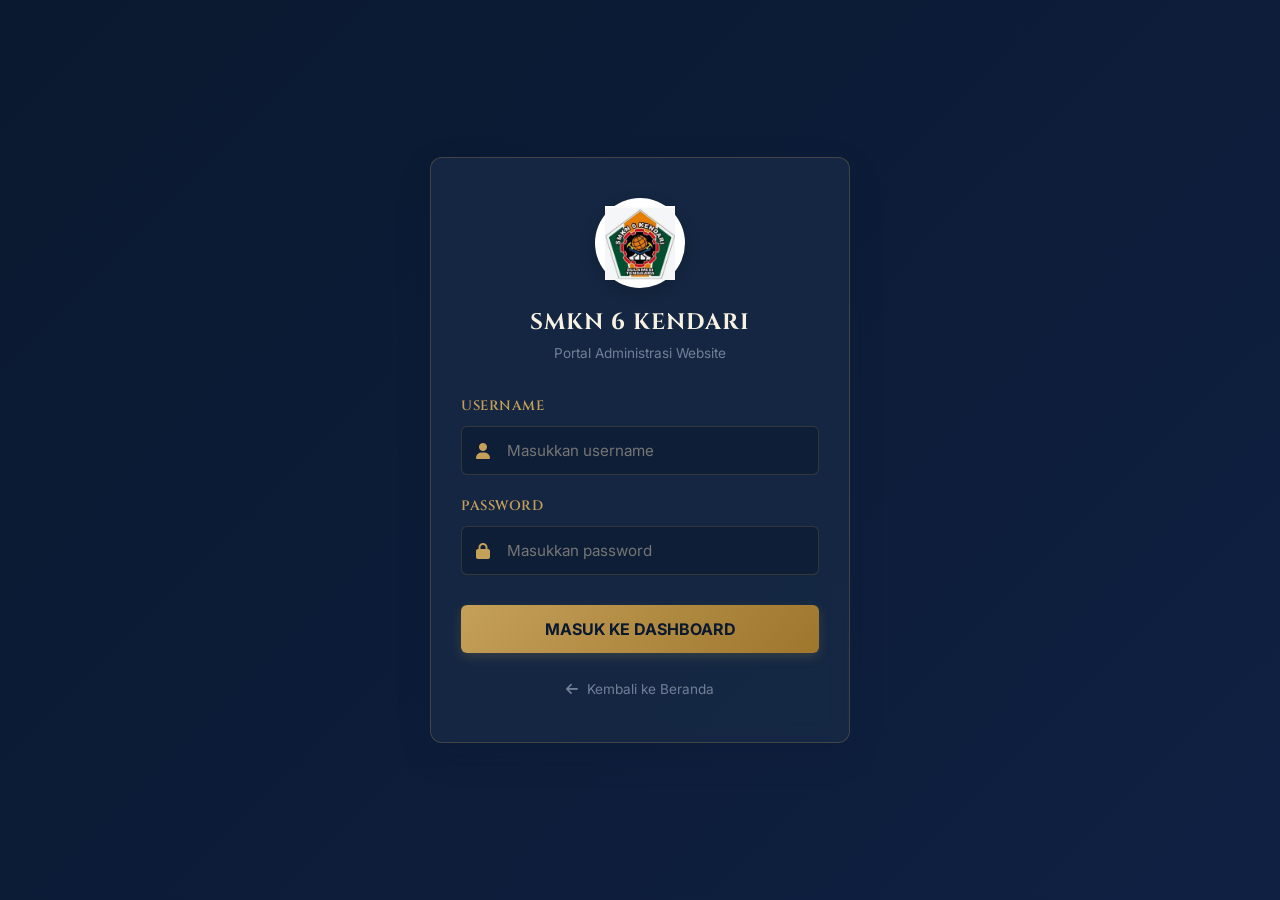
<file: admin-login.html>
<!DOCTYPE html>
<html lang="id">
<head>
  <meta charset="UTF-8">
  <meta name="viewport" content="width=device-width, initial-scale=1.0">
  <title>Login Admin - SMK Negeri 6 Kendari</title>
  <!-- Favicon / Logo Profil Website -->
  <link rel="icon" type="image/png" href="logo smk6.png">
  <link rel="shortcut icon" type="image/png" href="logo smk6.png">
  <link rel="apple-touch-icon" href="logo smk6.png">
  <link rel="stylesheet" href="style.css">
  <link rel="stylesheet" href="https://cdnjs.cloudflare.com/ajax/libs/font-awesome/6.4.0/css/all.min.css">
  <style>
    body {
      background: linear-gradient(135deg, var(--color-navy-dark) 0%, var(--color-navy) 100%);
      display: flex;
      justify-content: center;
      align-items: center;
      min-height: 100vh;
      margin: 0;
      padding: 20px;
    }

    .login-container {
      background: rgba(23, 42, 69, 0.8);
      backdrop-filter: blur(10px);
      border: 1px solid rgba(197, 160, 89, 0.25);
      border-radius: 12px;
      padding: 40px 30px;
      width: 100%;
      max-width: 420px;
      box-shadow: var(--shadow-lg);
      transition: var(--transition-smooth);
      text-align: center;
    }

    .login-logo {
      width: 90px;
      height: 90px;
      margin: 0 auto 20px auto;
      background: var(--color-white);
      border-radius: 50%;
      padding: 8px;
      box-shadow: 0 4px 15px rgba(0,0,0,0.2);
    }

    .login-logo img {
      width: 100%;
      height: 100%;
      object-fit: contain;
    }

    .login-title {
      font-family: var(--font-classic);
      color: var(--color-gold-light);
      font-size: 1.4rem;
      font-weight: 700;
      margin-bottom: 5px;
      letter-spacing: 1px;
    }

    .login-subtitle {
      color: var(--color-gray);
      font-size: 0.85rem;
      margin-bottom: 30px;
    }

    .form-group {
      margin-bottom: 20px;
      position: relative;
      text-align: left;
    }

    .form-label {
      display: block;
      color: var(--color-gold);
      font-size: 0.85rem;
      font-weight: 600;
      margin-bottom: 8px;
      letter-spacing: 0.5px;
      text-transform: uppercase;
    }

    .input-wrapper {
      position: relative;
    }

    .input-icon {
      position: absolute;
      left: 15px;
      top: 50%;
      transform: translateY(-50%);
      color: var(--color-gold);
      font-size: 1rem;
    }

    .form-input {
      width: 100%;
      padding: 14px 15px 14px 45px;
      background: rgba(10, 25, 47, 0.6);
      border: 1px solid rgba(197, 160, 89, 0.2);
      border-radius: 6px;
      color: var(--color-white);
      font-size: 0.95rem;
      font-family: var(--font-sans);
      transition: var(--transition-fast);
      outline: none;
    }

    .form-input:focus {
      border-color: var(--color-gold);
      box-shadow: 0 0 8px rgba(197, 160, 89, 0.2);
      background: rgba(10, 25, 47, 0.8);
    }

    .btn-login {
      width: 100%;
      padding: 14px;
      background: linear-gradient(135deg, var(--color-gold) 0%, var(--color-gold-dark) 100%);
      border: none;
      border-radius: 6px;
      color: var(--color-navy-dark);
      font-family: var(--font-sans);
      font-size: 1rem;
      font-weight: 700;
      cursor: pointer;
      transition: var(--transition-smooth);
      box-shadow: 0 4px 12px rgba(197, 160, 89, 0.2);
      margin-top: 10px;
    }

    .btn-login:hover {
      transform: translateY(-2px);
      box-shadow: 0 6px 18px rgba(197, 160, 89, 0.35);
      background: linear-gradient(135deg, var(--color-gold-dark) 0%, var(--color-gold) 100%);
    }

    .btn-login:active {
      transform: translateY(0);
    }

    .error-alert {
      background: rgba(220, 53, 69, 0.15);
      border: 1px solid rgba(220, 53, 69, 0.4);
      color: #ff8585;
      padding: 12px;
      border-radius: 6px;
      margin-bottom: 20px;
      font-size: 0.9rem;
      display: none;
      text-align: left;
    }

    .error-alert i {
      margin-right: 8px;
    }

    .back-to-home {
      display: inline-block;
      margin-top: 25px;
      color: var(--color-gray);
      font-size: 0.85rem;
      text-decoration: none;
      transition: var(--transition-fast);
    }

    .back-to-home:hover {
      color: var(--color-gold);
    }

    .back-to-home i {
      margin-right: 5px;
    }
  </style>
</head>
<body>

  <div class="login-container">
    <div class="login-logo">
      <img src="logo smk6.png" alt="SMKN 6 Kendari Logo">
    </div>
    <h1 class="login-title">SMKN 6 KENDARI</h1>
    <p class="login-subtitle">Portal Administrasi Website</p>

    <!-- Error Alert Container -->
    <div id="errorAlert" class="error-alert">
      <i class="fa-solid fa-triangle-exclamation"></i>
      <span id="errorMessage">Username atau password salah.</span>
    </div>

    <form id="loginForm">
      <div class="form-group">
        <label class="form-label" for="username">Username</label>
        <div class="input-wrapper">
          <i class="fa-solid fa-user input-icon"></i>
          <input class="form-input" type="text" id="username" placeholder="Masukkan username" required autocomplete="username">
        </div>
      </div>

      <div class="form-group">
        <label class="form-label" for="password">Password</label>
        <div class="input-wrapper">
          <i class="fa-solid fa-lock input-icon"></i>
          <input class="form-input" type="password" id="password" placeholder="Masukkan password" required autocomplete="current-password">
        </div>
      </div>

      <button type="submit" class="btn-login" id="submitBtn">
        <span>MASUK KE DASHBOARD</span>
      </button>
    </form>

    <a href="index.html" class="back-to-home">
      <i class="fa-solid fa-arrow-left"></i> Kembali ke Beranda
    </a>
  </div>

  <script>
    // Helper to determine API Base URL
    const getApiUrl = (endpoint) => {
      if (window.location.port === '3001') return endpoint;
      return `http://localhost:3001${endpoint}`;
    };

    // Handle form submit
    const loginForm = document.getElementById('loginForm');
    const submitBtn = document.getElementById('submitBtn');
    const errorAlert = document.getElementById('errorAlert');
    const errorMessage = document.getElementById('errorMessage');

    loginForm.addEventListener('submit', async (e) => {
      e.preventDefault();
      
      const username = document.getElementById('username').value.trim();
      const password = document.getElementById('password').value.trim();

      // Show loading status
      const originalBtnText = submitBtn.innerHTML;
      submitBtn.disabled = true;
      submitBtn.innerHTML = '<i class="fa-solid fa-spinner fa-spin"></i> Memverifikasi...';
      errorAlert.style.display = 'none';

      try {
        const response = await fetch(getApiUrl('/api/login'), {
          method: 'POST',
          headers: {
            'Content-Type': 'application/json'
          },
          body: JSON.stringify({ username, password })
        });

        const data = await response.json();

        if (response.ok && data.success) {
          // Success, redirect to dashboard on backend server
          if (window.location.port !== '3001' && window.location.protocol.startsWith('http')) {
            window.location.href = 'http://localhost:3001/admin.html';
          } else {
            window.location.href = 'admin.html';
          }
        } else {
          // Show error message
          errorMessage.textContent = data.error || 'Username atau password salah';
          errorAlert.style.display = 'block';
          submitBtn.disabled = false;
          submitBtn.innerHTML = originalBtnText;
        }
      } catch (err) {
        console.error(err);
        errorMessage.textContent = 'Gagal terhubung ke server. Pastikan server Node.js aktif di port 3001.';
        errorAlert.style.display = 'block';
        submitBtn.disabled = false;
        submitBtn.innerHTML = originalBtnText;
      }
    });
  </script>
</body>
</html>
</file>
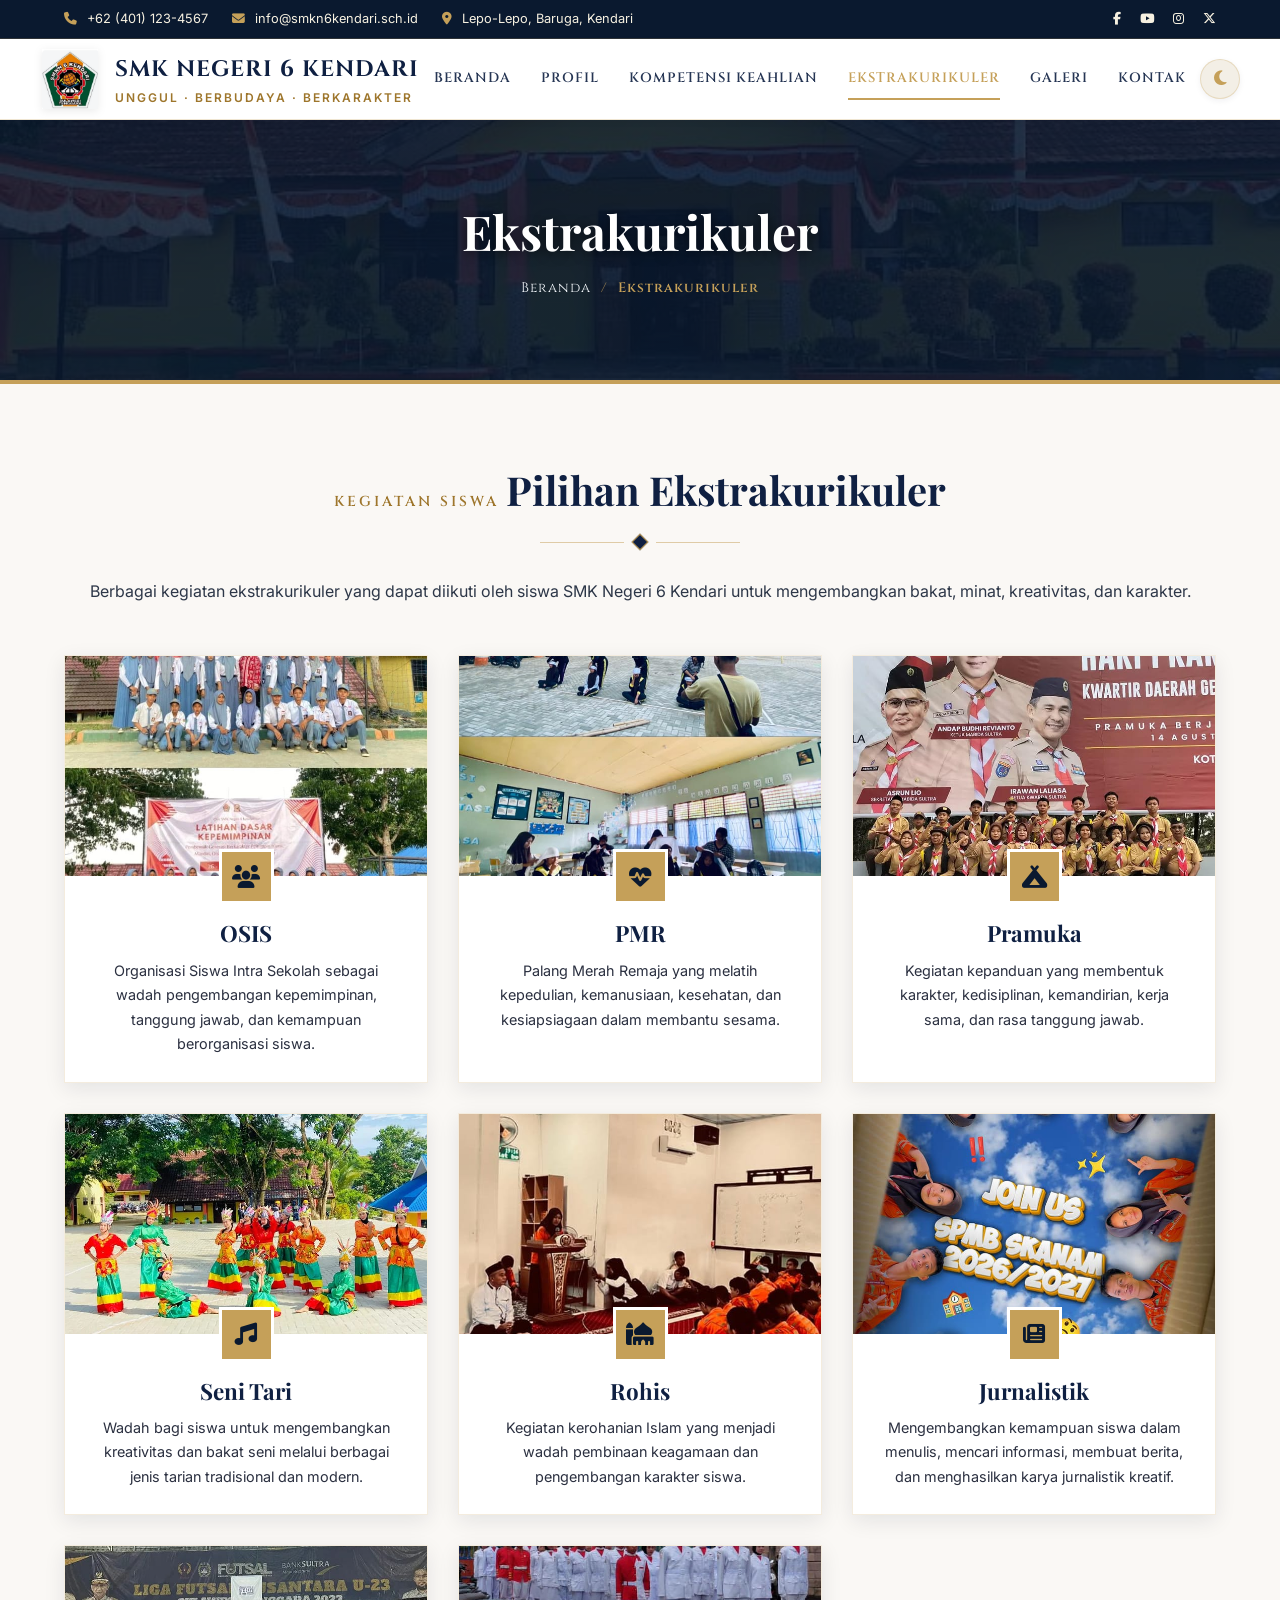
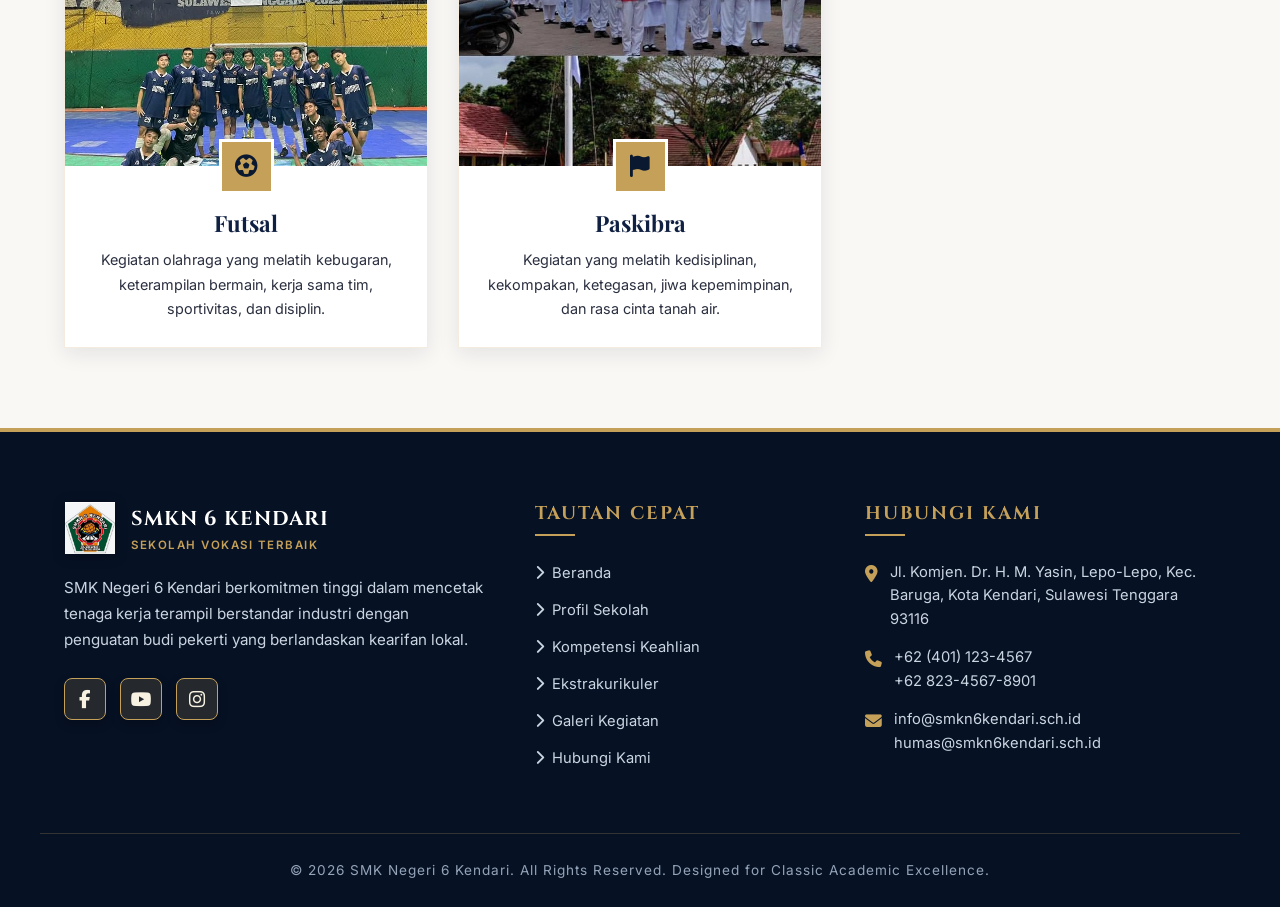
<file: ekstrakurikuler.html>
<!DOCTYPE html>
<html lang="id">
<head>
  <meta charset="UTF-8">
  <meta name="viewport" content="width=device-width, initial-scale=1.0">

  <meta name="description" content="Ekstrakurikuler SMK Negeri 6 Kendari">
  <title>Ekstrakurikuler - SMK Negeri 6 Kendari</title>
  <!-- Favicon / Logo Profil Website -->
  <link rel="icon" type="image/png" href="logo smk6.png">
  <link rel="shortcut icon" type="image/png" href="logo smk6.png">
  <link rel="apple-touch-icon" href="logo smk6.png">

  <!-- CSS UTAMA WEBSITE -->
  <link rel="stylesheet" href="style.css">

  <!-- FONT AWESOME -->
  <link rel="stylesheet" href="https://cdnjs.cloudflare.com/ajax/libs/font-awesome/6.4.0/css/all.min.css">

  <style>
    /* KHUSUS HALAMAN EKSTRAKURIKULER */

    .extracurricular-grid {
      display: grid;
      grid-template-columns: repeat(3, 1fr);
      gap: 30px;
    }

    .extracurricular-card {
      background-color: var(--color-white);
      border: 1px solid rgba(197, 160, 89, 0.2);
      box-shadow: var(--shadow-md);
      overflow: hidden;
      transition: var(--transition-smooth);
    }

    .extracurricular-card:hover {
      transform: translateY(-8px);
      border-color: var(--color-gold);
      box-shadow: var(--shadow-lg);
    }

    .extracurricular-img {
      width: 100%;
      height: 220px;
      object-fit: cover;
    }

    .extracurricular-info {
      padding: 25px;
      text-align: center;
    }

    .extracurricular-icon {
      width: 55px;
      height: 55px;
      margin: -52px auto 15px;
      position: relative;
      background-color: var(--color-gold);
      color: var(--color-navy-dark);
      display: flex;
      align-items: center;
      justify-content: center;
      font-size: 1.4rem;
      border: 3px solid var(--color-white);
    }

    .extracurricular-title {
      font-family: var(--font-serif);
      font-size: 1.4rem;
      color: var(--color-navy);
      margin-bottom: 10px;
    }

    .extracurricular-desc {
      font-size: 0.9rem;
      color: var(--color-charcoal);
      line-height: 1.7;
    }

    @media (max-width: 1024px) {
      .extracurricular-grid {
        grid-template-columns: repeat(2, 1fr);
      }
    }

    @media (max-width: 768px) {
      .extracurricular-grid {
        grid-template-columns: 1fr;
      }
    }
  </style>
</head>

<body>

  <!-- TOP CONTACT BAR -->
  <div class="top-bar">
    <div class="container top-bar-content">

      <div class="top-contacts">
        <span>
          <i class="fa-solid fa-phone"></i>
          +62 (401) 123-4567
        </span>

        <span>
          <i class="fa-solid fa-envelope"></i>
          info@smkn6kendari.sch.id
        </span>

        <span>
          <i class="fa-solid fa-location-dot"></i>
          Lepo-Lepo, Baruga, Kendari
        </span>
      </div>

      <div class="top-socials">
        <a href="#" aria-label="Facebook">
          <i class="fa-brands fa-facebook-f"></i>
        </a>

        <a href="#" aria-label="YouTube">
          <i class="fa-brands fa-youtube"></i>
        </a>

        <a href="#" aria-label="Instagram">
          <i class="fa-brands fa-instagram"></i>
        </a>

        <a href="#" aria-label="Twitter">
          <i class="fa-brands fa-x-twitter"></i>
        </a>
      </div>

    </div>
  </div>


  <!-- NAVIGATION HEADER -->
  <header>
    <div class="container nav-container">

      <a href="index.html" class="logo-link">

        <img
          src="logo smk6.png"
          alt="Logo SMKN 6 Kendari"
          class="logo-img"
        >

        <div class="logo-text">
          <span class="logo-title">
            SMK NEGERI 6 KENDARI
          </span>

          <span class="logo-subtitle">
            Unggul · Berbudaya · Berkarakter
          </span>
        </div>

      </a>


      <!-- MENU -->
      <nav>
        <ul class="nav-menu">

          <li class="nav-item">
            <a href="index.html" class="nav-link">
              Beranda
            </a>
          </li>

          <li class="nav-item">
            <a href="profil.html" class="nav-link">
              Profil
            </a>
          </li>

          <li class="nav-item">
            <a href="jurusan.html" class="nav-link">
              Kompetensi Keahlian
            </a>
          </li>

          <!-- MENU EKSTRAKURIKULER -->
          <li class="nav-item active">
            <a href="ekstrakurikuler.html" class="nav-link">
              Ekstrakurikuler
            </a>
          </li>

          <li class="nav-item">
            <a href="galeri.html" class="nav-link">
              Galeri
            </a>
          </li>

          <li class="nav-item">
            <a href="kontak.html" class="nav-link">
              Kontak
            </a>
          </li>

        </ul>
      </nav>


      <!-- MOBILE MENU -->
      <div class="nav-actions">
        <button id="themeToggleBtn" class="theme-toggle-btn" aria-label="Ganti Tema Terang/Gelap" title="Ganti Tema">
          <i class="fa-solid fa-moon"></i>
        </button>
        <button class="menu-toggle" aria-label="Buka Menu">

        <span></span>
        <span></span>
        <span></span>

      </button>
      </div>

    </div>
  </header>


  <!-- PAGE BANNER -->
  <section class="page-banner">

    <div class="container">

      <h1 class="page-title">
        Ekstrakurikuler
      </h1>

      <div class="breadcrumb">

        <a href="index.html">
          Beranda
        </a>

        <span class="breadcrumb-separator">
          /
        </span>

        <span class="breadcrumb-current">
          Ekstrakurikuler
        </span>

      </div>

    </div>

  </section>


  <!-- EKSTRAKURIKULER -->
  <section class="section-padding">

    <div class="container">

      <!-- JUDUL -->
      <div class="section-title-wrap">

        <span class="section-subtitle">
          Kegiatan Siswa
        </span>

        <h2 class="section-title">
          Pilihan Ekstrakurikuler
        </h2>

        <div class="flourish">
          <div class="flourish-diamond"></div>
        </div>

        <p>
          Berbagai kegiatan ekstrakurikuler yang dapat diikuti
          oleh siswa SMK Negeri 6 Kendari untuk mengembangkan
          bakat, minat, kreativitas, dan karakter.
        </p>

      </div>


      <!-- GRID EKSTRAKURIKULER -->
      <div class="extracurricular-grid">


        <!-- OSIS -->
        <div class="extracurricular-card">

          <img
            src="osis.jpeg"
            alt="OSIS"
            class="extracurricular-img"
          >

          <div class="extracurricular-info">

            <div class="extracurricular-icon">
              <i class="fa-solid fa-users"></i>
            </div>

            <h3 class="extracurricular-title">
              OSIS
            </h3>

            <p class="extracurricular-desc">
              Organisasi Siswa Intra Sekolah sebagai wadah
              pengembangan kepemimpinan, tanggung jawab,
              dan kemampuan berorganisasi siswa.
            </p>

          </div>

        </div>


        <!-- PMR -->
        <div class="extracurricular-card">

          <img
            src="pmr.jpeg"
            alt="PMR"
            class="extracurricular-img"
          >

          <div class="extracurricular-info">

            <div class="extracurricular-icon">
              <i class="fa-solid fa-heart-pulse"></i>
            </div>

            <h3 class="extracurricular-title">
              PMR
            </h3>

            <p class="extracurricular-desc">
              Palang Merah Remaja yang melatih kepedulian,
              kemanusiaan, kesehatan, dan kesiapsiagaan
              dalam membantu sesama.
            </p>

          </div>

        </div>


        <!-- PRAMUKA -->
        <div class="extracurricular-card">

          <img
            src="pramuka.jpeg"
            alt="Pramuka"
            class="extracurricular-img"
          >

          <div class="extracurricular-info">

            <div class="extracurricular-icon">
              <i class="fa-solid fa-campground"></i>
            </div>

            <h3 class="extracurricular-title">
              Pramuka
            </h3>

            <p class="extracurricular-desc">
              Kegiatan kepanduan yang membentuk karakter,
              kedisiplinan, kemandirian, kerja sama,
              dan rasa tanggung jawab.
            </p>

          </div>

        </div>


        <!-- SENI TARI -->
        <div class="extracurricular-card">

          <img
            src="tari.jpeg"
            alt="Seni Tari"
            class="extracurricular-img"
          >

          <div class="extracurricular-info">

            <div class="extracurricular-icon">
              <i class="fa-solid fa-music"></i>
            </div>

            <h3 class="extracurricular-title">
              Seni Tari
            </h3>

            <p class="extracurricular-desc">
              Wadah bagi siswa untuk mengembangkan
              kreativitas dan bakat seni melalui
              berbagai jenis tarian tradisional dan modern.
            </p>

          </div>

        </div>


        <!-- ROHIS -->
        <div class="extracurricular-card">

          <img
            src="rohis.jpeg"
            alt="Rohis"
            class="extracurricular-img"
          >

          <div class="extracurricular-info">

            <div class="extracurricular-icon">
              <i class="fa-solid fa-mosque"></i>
            </div>

            <h3 class="extracurricular-title">
              Rohis
            </h3>

            <p class="extracurricular-desc">
              Kegiatan kerohanian Islam yang menjadi wadah
              pembinaan keagamaan dan pengembangan karakter
              siswa.
            </p>

          </div>

        </div>


        <!-- JURNALISTIK -->
        <div class="extracurricular-card">

          <img
            src="jurnalistik.jpeg"
            alt="Jurnalistik"
            class="extracurricular-img"
          >

          <div class="extracurricular-info">

            <div class="extracurricular-icon">
              <i class="fa-solid fa-newspaper"></i>
            </div>

            <h3 class="extracurricular-title">
              Jurnalistik
            </h3>

            <p class="extracurricular-desc">
              Mengembangkan kemampuan siswa dalam menulis,
              mencari informasi, membuat berita, dan
              menghasilkan karya jurnalistik kreatif.
            </p>

          </div>

        </div>


        <!-- FUTSAL -->
        <div class="extracurricular-card">

          <img
            src="futsal.jpeg"
            alt="Futsal"
            class="extracurricular-img"
          >

          <div class="extracurricular-info">

            <div class="extracurricular-icon">
              <i class="fa-solid fa-futbol"></i>
            </div>

            <h3 class="extracurricular-title">
              Futsal
            </h3>

            <p class="extracurricular-desc">
              Kegiatan olahraga yang melatih kebugaran,
              keterampilan bermain, kerja sama tim,
              sportivitas, dan disiplin.
            </p>

          </div>

        </div>


        <!-- PASKIB -->
        <div class="extracurricular-card">

          <img
            src="paskib.jpeg"
            alt="Paskib"
            class="extracurricular-img"
          >

          <div class="extracurricular-info">

            <div class="extracurricular-icon">
              <i class="fa-solid fa-flag"></i>
            </div>

            <h3 class="extracurricular-title">
              Paskibra
            </h3>

            <p class="extracurricular-desc">
              Kegiatan yang melatih kedisiplinan,
              kekompakan, ketegasan, jiwa kepemimpinan,
              dan rasa cinta tanah air.
            </p>

          </div>

        </div>


      </div>

    </div>

  </section>


  <!-- FOOTER -->
  <footer>

    <div class="container footer-grid">


      <!-- FOOTER ABOUT -->
      <div>

        <div class="footer-logo">

          <img
            src="logo smk6.png"
            alt="Logo SMKN 6"
            class="footer-logo-img"
          >

          <div class="footer-logo-text">

            <span class="footer-logo-title">
              SMKN 6 KENDARI
            </span>

            <span class="footer-logo-subtitle">
              Sekolah Vokasi Terbaik
            </span>

          </div>

        </div>

        <p class="footer-about-text">
          SMK Negeri 6 Kendari berkomitmen tinggi dalam
          mencetak tenaga kerja terampil berstandar industri
          dengan penguatan budi pekerti yang berlandaskan
          kearifan lokal.
        </p>


        <div class="footer-socials">

          <a href="#">
            <i class="fa-brands fa-facebook-f"></i>
          </a>

          <a href="#">
            <i class="fa-brands fa-youtube"></i>
          </a>

          <a href="#">
            <i class="fa-brands fa-instagram"></i>
          </a>

        </div>

      </div>


      <!-- FOOTER LINKS -->
      <div>

        <h4 class="footer-title">
          Tautan Cepat
        </h4>

        <ul class="footer-links">

          <li>
            <a href="index.html">
              <i class="fa-solid fa-chevron-right"></i>
              Beranda
            </a>
          </li>

          <li>
            <a href="profil.html">
              <i class="fa-solid fa-chevron-right"></i>
              Profil Sekolah
            </a>
          </li>

          <li>
            <a href="jurusan.html">
              <i class="fa-solid fa-chevron-right"></i>
              Kompetensi Keahlian
            </a>
          </li>

          <li>
            <a href="ekstrakurikuler.html">
              <i class="fa-solid fa-chevron-right"></i>
              Ekstrakurikuler
            </a>
          </li>

          <li>
            <a href="galeri.html">
              <i class="fa-solid fa-chevron-right"></i>
              Galeri Kegiatan
            </a>
          </li>

          <li>
            <a href="kontak.html">
              <i class="fa-solid fa-chevron-right"></i>
              Hubungi Kami
            </a>
          </li>

        </ul>

      </div>


      <!-- FOOTER CONTACT -->
      <div>

        <h4 class="footer-title">
          Hubungi Kami
        </h4>

        <ul class="footer-contacts">

          <li>

            <i class="fa-solid fa-location-dot"></i>

            <span>
              Jl. Komjen. Dr. H. M. Yasin,
              Lepo-Lepo, Kec. Baruga,
              Kota Kendari, Sulawesi Tenggara 93116
            </span>

          </li>


          <li>

            <i class="fa-solid fa-phone"></i>

            <span>
              +62 (401) 123-4567
              <br>
              +62 823-4567-8901
            </span>

          </li>


          <li>

            <i class="fa-solid fa-envelope"></i>

            <span>
              info@smkn6kendari.sch.id
              <br>
              humas@smkn6kendari.sch.id
            </span>

          </li>

        </ul>

      </div>

    </div>


    <!-- FOOTER BOTTOM -->
    <div class="container footer-bottom">

      <p>
        &copy; 2026 SMK Negeri 6 Kendari.
        All Rights Reserved.
        Designed for Classic Academic Excellence.
      </p>

    </div>

  </footer>


  <!-- JAVASCRIPT -->
  <script src="script.js"></script>

</body>
</html>
</file>
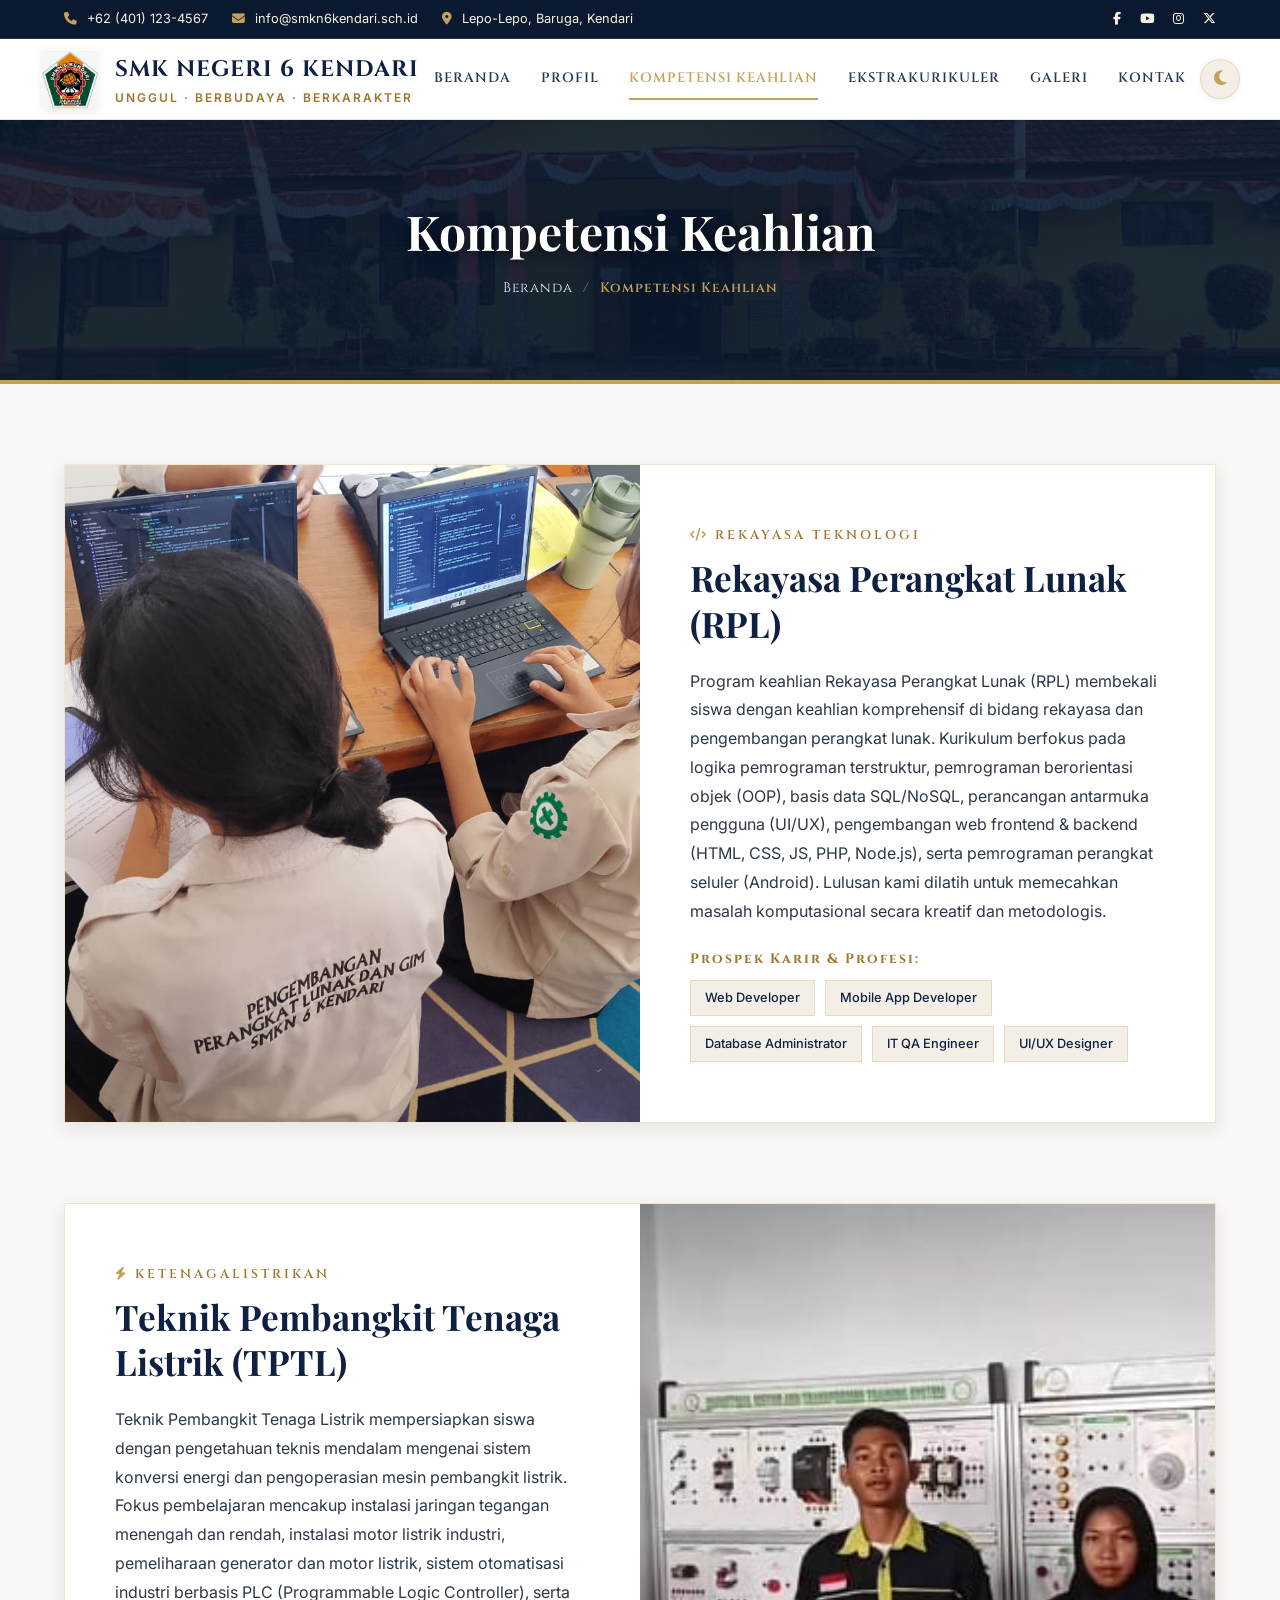
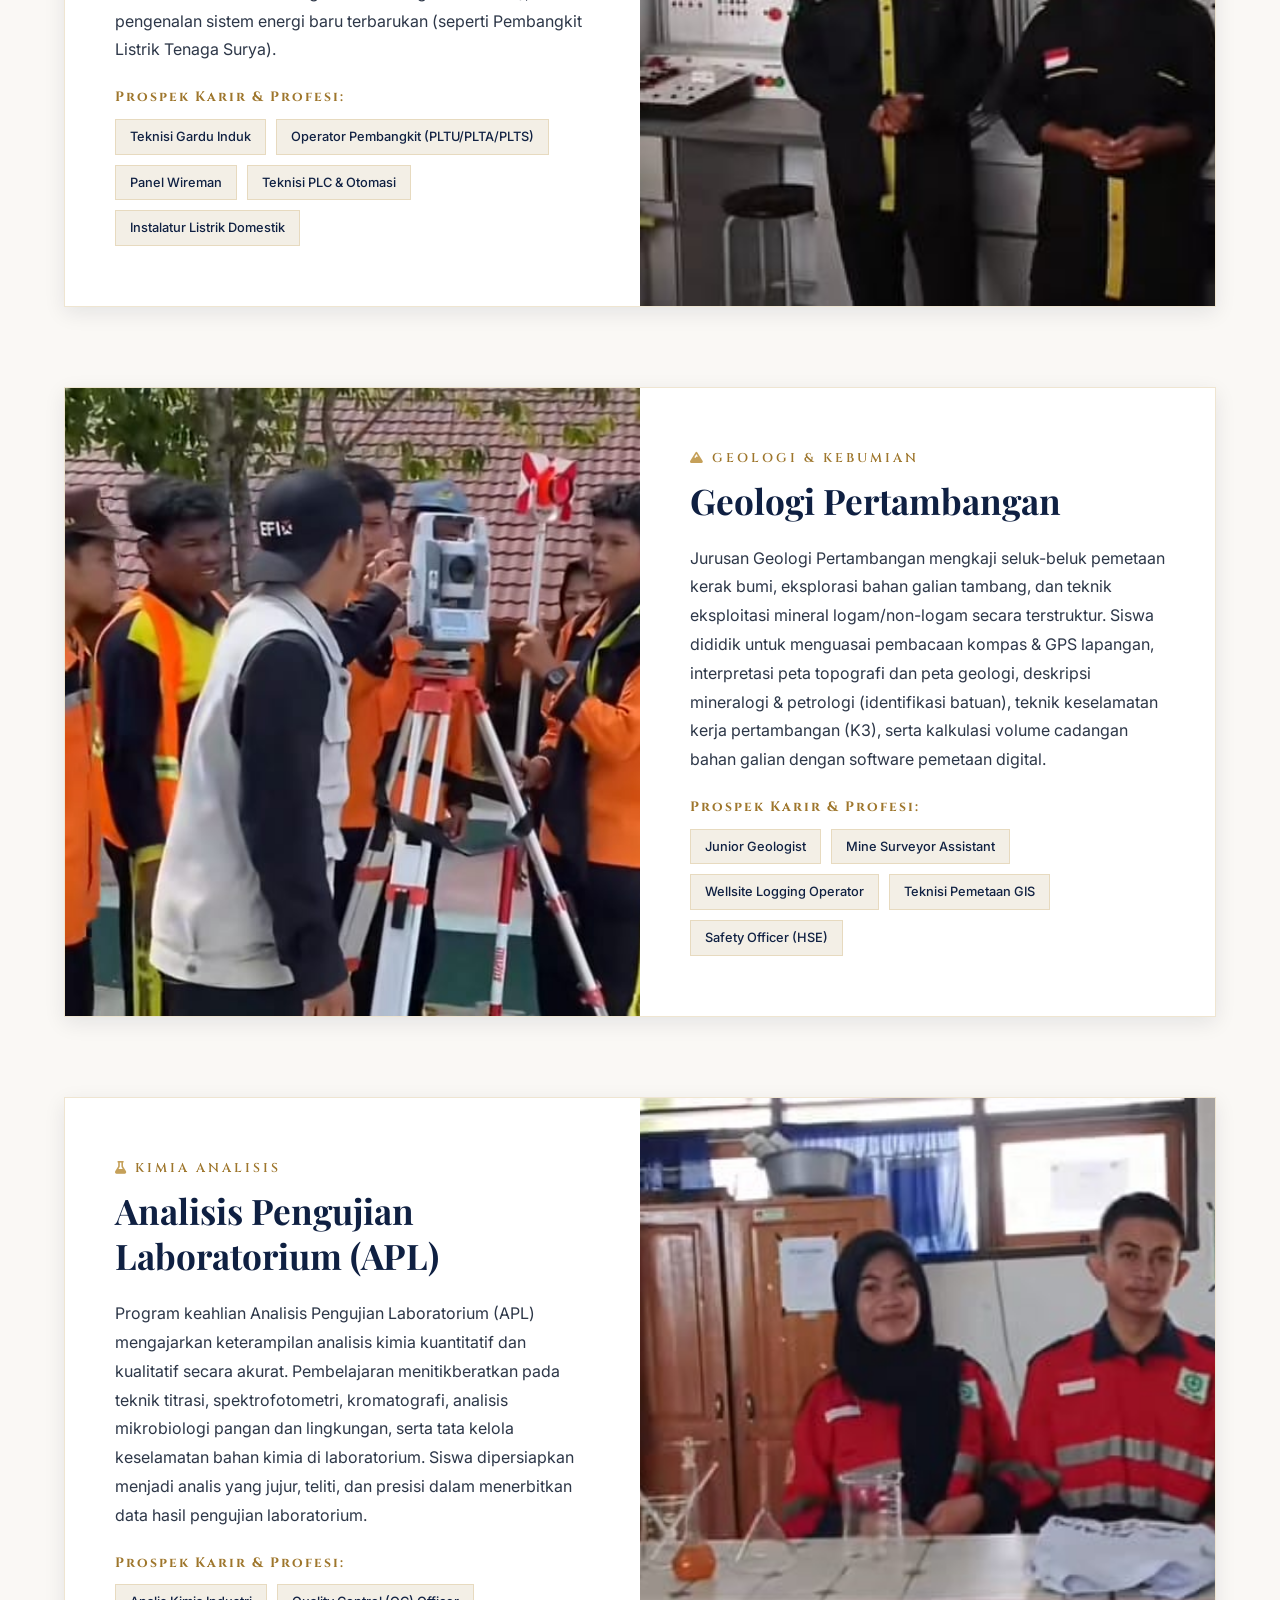
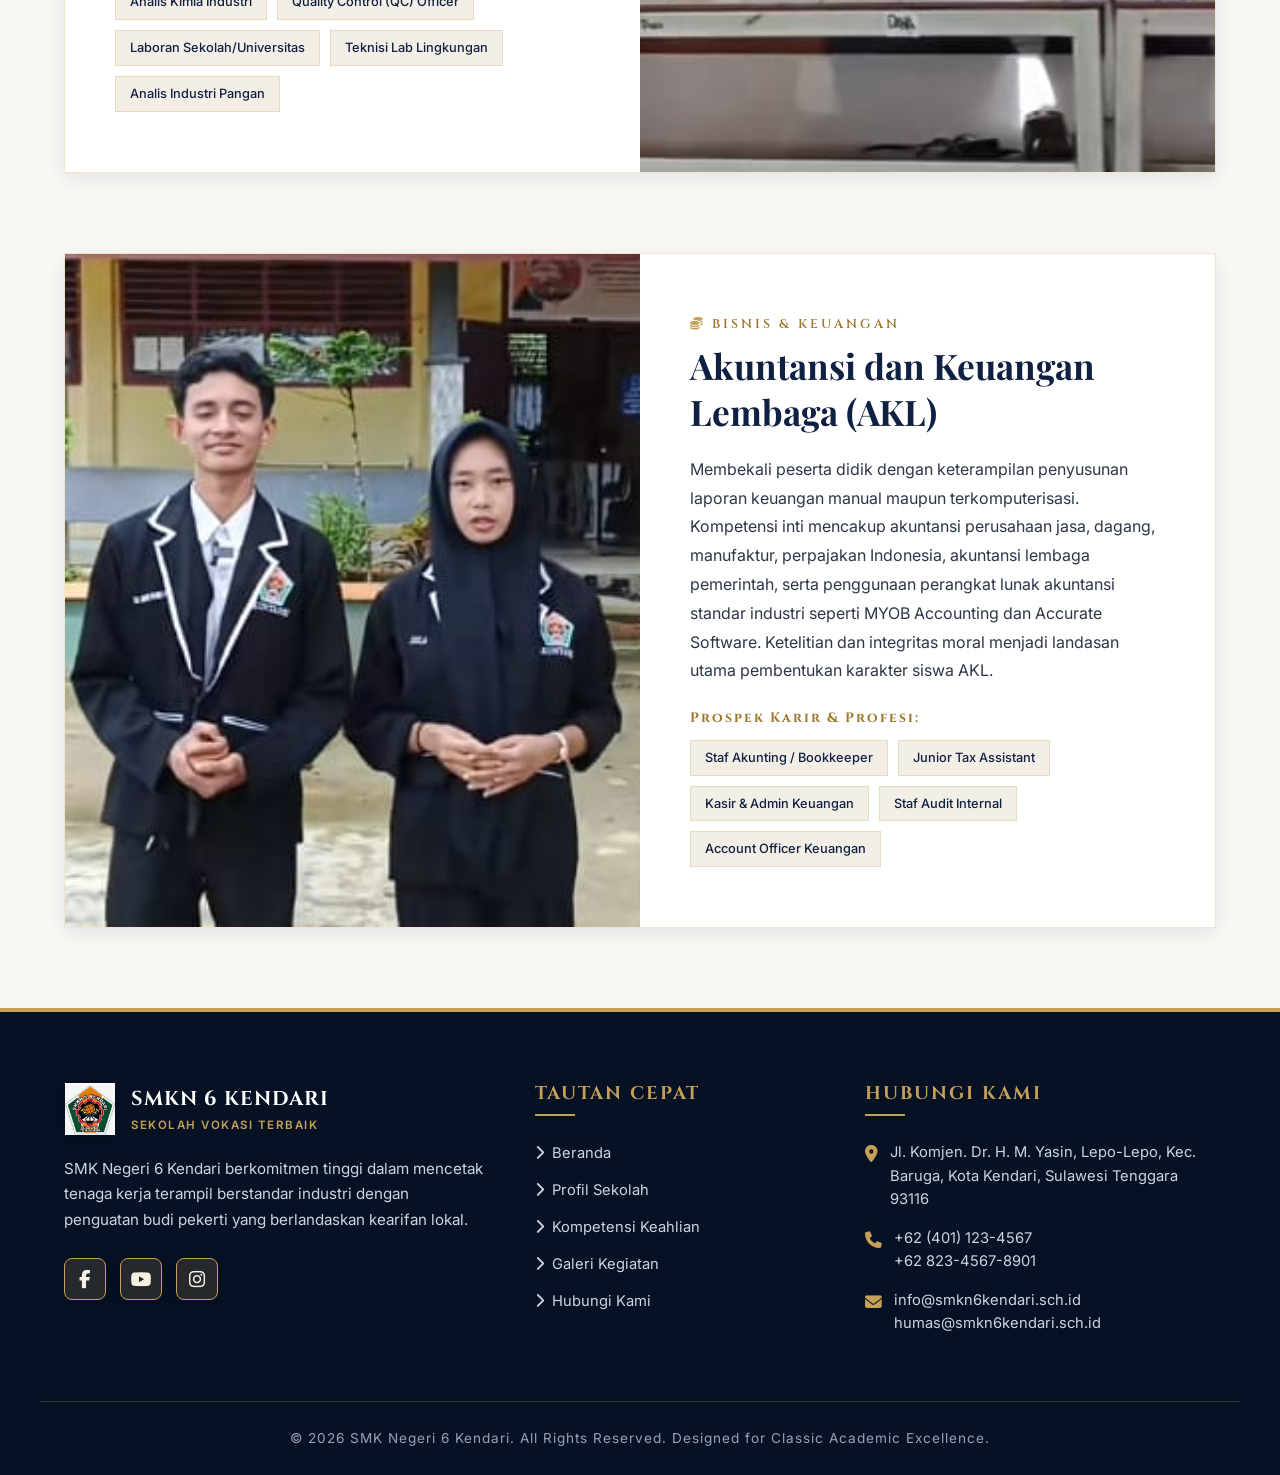
<file: jurusan.html>
<!DOCTYPE html>
<html lang="id">
<head>
  <meta charset="UTF-8">
  <meta name="viewport" content="width=device-width, initial-scale=1.0">
  <meta name="description" content="Kompetensi Keahlian di SMK Negeri 6 Kendari. Pelajari 5 jurusan kejuruan unggulan kami: RPL, TPTL, Geologi Pertambangan, Analisis Laboratorium, dan Akuntansi.">
  <title>Kompetensi Keahlian - SMK Negeri 6 Kendari</title>
  <!-- Favicon / Logo Profil Website -->
  <link rel="icon" type="image/png" href="logo smk6.png">
  <link rel="shortcut icon" type="image/png" href="logo smk6.png">
  <link rel="apple-touch-icon" href="logo smk6.png">
  <link rel="stylesheet" href="style.css">
  <link rel="stylesheet" href="https://cdnjs.cloudflare.com/ajax/libs/font-awesome/6.4.0/css/all.min.css">
</head>
<body>

  <!-- TOP CONTACT BAR -->
  <div class="top-bar">
    <div class="container top-bar-content">
      <div class="top-contacts">
        <span><i class="fa-solid fa-phone"></i> +62 (401) 123-4567</span>
        <span><i class="fa-solid fa-envelope"></i> info@smkn6kendari.sch.id</span>
        <span><i class="fa-solid fa-location-dot"></i> Lepo-Lepo, Baruga, Kendari</span>
      </div>
      <div class="top-socials">
        <a href="#" aria-label="Facebook"><i class="fa-brands fa-facebook-f"></i></a>
        <a href="#" aria-label="YouTube"><i class="fa-brands fa-youtube"></i></a>
        <a href="#" aria-label="Instagram"><i class="fa-brands fa-instagram"></i></a>
        <a href="#" aria-label="Twitter"><i class="fa-brands fa-x-twitter"></i></a>
      </div>
    </div>
  </div>

  <!-- NAVIGATION HEADER -->
  <header>
    <div class="container nav-container">
      <a href="index.html" class="logo-link">
        <img src="logo smk6.png" alt="Logo SMKN 6 Kendari" class="logo-img">
        <div class="logo-text">
          <span class="logo-title">SMK NEGERI 6 KENDARI</span>
          <span class="logo-subtitle">Unggul · Berbudaya · Berkarakter</span>
        </div>
      </a>

      <nav>
        <ul class="nav-menu">
          <li class="nav-item"><a href="index.html" class="nav-link">Beranda</a></li>
          <li class="nav-item"><a href="profil.html" class="nav-link">Profil</a></li>
          <li class="nav-item active"><a href="jurusan.html" class="nav-link">Kompetensi Keahlian</a></li>
          <li class="nav-item"><a href="ekstrakurikuler.html" class="nav-link">Ekstrakurikuler</a></li>
          <li class="nav-item"><a href="galeri.html" class="nav-link">Galeri</a></li>
          <li class="nav-item"><a href="kontak.html" class="nav-link">Kontak</a></li>
        </ul>
      </nav>

      <div class="nav-actions">
        <button id="themeToggleBtn" class="theme-toggle-btn" aria-label="Ganti Tema Terang/Gelap" title="Ganti Tema">
          <i class="fa-solid fa-moon"></i>
        </button>
        <button class="menu-toggle" aria-label="Buka Menu">
          <span></span>
          <span></span>
          <span></span>
        </button>
      </div>
    </div>
  </header>

  <!-- PAGE BANNER -->
  <section class="page-banner">
    <div class="container">
      <h1 class="page-title">Kompetensi Keahlian</h1>
      <div class="breadcrumb">
        <a href="index.html">Beranda</a>
        <span class="breadcrumb-separator">/</span>
        <span class="breadcrumb-current">Kompetensi Keahlian</span>
      </div>
    </div>
  </section>

  <!-- MAJORS DETAILS LIST -->
  <section class="section-padding">
    <div class="container majors-detail-section">
      
      <!-- Major 1: Rekayasa Perangkat Lunak (RPL) -->
      <div class="major-detail-card" id="rpl">
        <img src="siswa rpl.jpeg" alt="Siswa belajar coding di Lab RPL" class="major-detail-img">
        <div class="major-detail-info">
          <span class="section-subtitle" style="font-size: 0.8rem;"><i class="fa-solid fa-code" style="color: var(--color-gold);"></i> Rekayasa Teknologi</span>
          <h2 class="major-detail-title">Rekayasa Perangkat Lunak (RPL)</h2>
          <p class="major-detail-text">
            Program keahlian Rekayasa Perangkat Lunak (RPL) membekali siswa dengan keahlian komprehensif di bidang rekayasa dan pengembangan perangkat lunak. Kurikulum berfokus pada logika pemrograman terstruktur, pemrograman berorientasi objek (OOP), basis data SQL/NoSQL, perancangan antarmuka pengguna (UI/UX), pengembangan web frontend & backend (HTML, CSS, JS, PHP, Node.js), serta pemrograman perangkat seluler (Android). Lulusan kami dilatih untuk memecahkan masalah komputasional secara kreatif dan metodologis.
          </p>
          <h4 class="major-careers-title">Prospek Karir & Profesi:</h4>
          <div class="major-careers">
            <span class="major-career-badge">Web Developer</span>
            <span class="major-career-badge">Mobile App Developer</span>
            <span class="major-career-badge">Database Administrator</span>
            <span class="major-career-badge">IT QA Engineer</span>
            <span class="major-career-badge">UI/UX Designer</span>
          </div>
        </div>
      </div>

      <!-- Major 2: Teknik Pembangkit Tenaga Listrik (TPTL) -->
      <div class="major-detail-card" id="tptl">
        <img src="siswa listrik.jpeg" alt="Praktikum instalasi kelistrikan" class="major-detail-img">
        <div class="major-detail-info">
          <span class="section-subtitle" style="font-size: 0.8rem;"><i class="fa-solid fa-bolt" style="color: var(--color-gold);"></i> Ketenagalistrikan</span>
          <h2 class="major-detail-title">Teknik Pembangkit Tenaga Listrik (TPTL)</h2>
          <p class="major-detail-text">
            Teknik Pembangkit Tenaga Listrik mempersiapkan siswa dengan pengetahuan teknis mendalam mengenai sistem konversi energi dan pengoperasian mesin pembangkit listrik. Fokus pembelajaran mencakup instalasi jaringan tegangan menengah dan rendah, instalasi motor listrik industri, pemeliharaan generator dan motor listrik, sistem otomatisasi industri berbasis PLC (Programmable Logic Controller), serta pengenalan sistem energi baru terbarukan (seperti Pembangkit Listrik Tenaga Surya).
          </p>
          <h4 class="major-careers-title">Prospek Karir & Profesi:</h4>
          <div class="major-careers">
            <span class="major-career-badge">Teknisi Gardu Induk</span>
            <span class="major-career-badge">Operator Pembangkit (PLTU/PLTA/PLTS)</span>
            <span class="major-career-badge">Panel Wireman</span>
            <span class="major-career-badge">Teknisi PLC & Otomasi</span>
            <span class="major-career-badge">Instalatur Listrik Domestik</span>
          </div>
        </div>
      </div>

      <!-- Major 3: Geologi Pertambangan -->
      <div class="major-detail-card" id="geologi">
        <img src="siswa geologi.jpeg" alt="Eksplorasi batuan tambang" class="major-detail-img">
        <div class="major-detail-info">
          <span class="section-subtitle" style="font-size: 0.8rem;"><i class="fa-solid fa-mountain" style="color: var(--color-gold);"></i> Geologi & Kebumian</span>
          <h2 class="major-detail-title">Geologi Pertambangan</h2>
          <p class="major-detail-text">
            Jurusan Geologi Pertambangan mengkaji seluk-beluk pemetaan kerak bumi, eksplorasi bahan galian tambang, dan teknik eksploitasi mineral logam/non-logam secara terstruktur. Siswa dididik untuk menguasai pembacaan kompas & GPS lapangan, interpretasi peta topografi dan peta geologi, deskripsi mineralogi & petrologi (identifikasi batuan), teknik keselamatan kerja pertambangan (K3), serta kalkulasi volume cadangan bahan galian dengan software pemetaan digital.
          </p>
          <h4 class="major-careers-title">Prospek Karir & Profesi:</h4>
          <div class="major-careers">
            <span class="major-career-badge">Junior Geologist</span>
            <span class="major-career-badge">Mine Surveyor Assistant</span>
            <span class="major-career-badge">Wellsite Logging Operator</span>
            <span class="major-career-badge">Teknisi Pemetaan GIS</span>
            <span class="major-career-badge">Safety Officer (HSE)</span>
          </div>
        </div>
      </div>

      <!-- Major 4: Analisis Pengujian Laboratorium (APL) -->
      <div class="major-detail-card" id="apl">
        <img src="siswa apl.jpeg" alt="Siswa menganalisis bahan kimia di Lab APL" class="major-detail-img">
        <div class="major-detail-info">
          <span class="section-subtitle" style="font-size: 0.8rem;"><i class="fa-solid fa-flask" style="color: var(--color-gold);"></i> Kimia Analisis</span>
          <h2 class="major-detail-title">Analisis Pengujian Laboratorium (APL)</h2>
          <p class="major-detail-text">
            Program keahlian Analisis Pengujian Laboratorium (APL) mengajarkan keterampilan analisis kimia kuantitatif dan kualitatif secara akurat. Pembelajaran menitikberatkan pada teknik titrasi, spektrofotometri, kromatografi, analisis mikrobiologi pangan dan lingkungan, serta tata kelola keselamatan bahan kimia di laboratorium. Siswa dipersiapkan menjadi analis yang jujur, teliti, dan presisi dalam menerbitkan data hasil pengujian laboratorium.
          </p>
          <h4 class="major-careers-title">Prospek Karir & Profesi:</h4>
          <div class="major-careers">
            <span class="major-career-badge">Analis Kimia Industri</span>
            <span class="major-career-badge">Quality Control (QC) Officer</span>
            <span class="major-career-badge">Laboran Sekolah/Universitas</span>
            <span class="major-career-badge">Teknisi Lab Lingkungan</span>
            <span class="major-career-badge">Analis Industri Pangan</span>
          </div>
        </div>
      </div>

      <!-- Major 5: Akuntansi dan Keuangan Lembaga (AKL) -->
      <div class="major-detail-card" id="akl">
        <!-- Reusing a stylized backdrop due to quota -->
        <img src="siswa akuntansi.jpeg" alt="Siswa Jurusan Akuntansi dan Keuangan Lembaga" class="major-detail-img">
        <div class="major-detail-info">
          <span class="section-subtitle" style="font-size: 0.8rem;"><i class="fa-solid fa-coins" style="color: var(--color-gold);"></i> Bisnis & Keuangan</span>
          <h2 class="major-detail-title">Akuntansi dan Keuangan Lembaga (AKL)</h2>
          <p class="major-detail-text">
            Membekali peserta didik dengan keterampilan penyusunan laporan keuangan manual maupun terkomputerisasi. Kompetensi inti mencakup akuntansi perusahaan jasa, dagang, manufaktur, perpajakan Indonesia, akuntansi lembaga pemerintah, serta penggunaan perangkat lunak akuntansi standar industri seperti MYOB Accounting dan Accurate Software. Ketelitian dan integritas moral menjadi landasan utama pembentukan karakter siswa AKL.
          </p>
          <h4 class="major-careers-title">Prospek Karir & Profesi:</h4>
          <div class="major-careers">
            <span class="major-career-badge">Staf Akunting / Bookkeeper</span>
            <span class="major-career-badge">Junior Tax Assistant</span>
            <span class="major-career-badge">Kasir & Admin Keuangan</span>
            <span class="major-career-badge">Staf Audit Internal</span>
            <span class="major-career-badge">Account Officer Keuangan</span>
          </div>
        </div>
      </div>

      

    </div>
  </section>

  <!-- FOOTER -->
  <footer>
    <div class="container footer-grid">
      <div>
        <div class="footer-logo">
          <img src="logo smk6.png" alt="Logo SMKN 6" class="footer-logo-img">
          <div class="footer-logo-text">
            <span class="footer-logo-title">SMKN 6 KENDARI</span>
            <span class="footer-logo-subtitle">Sekolah Vokasi Terbaik</span>
          </div>
        </div>
        <p class="footer-about-text">SMK Negeri 6 Kendari berkomitmen tinggi dalam mencetak tenaga kerja terampil berstandar industri dengan penguatan budi pekerti yang berlandaskan kearifan lokal.</p>
        <div class="footer-socials">
          <a href="#" aria-label="Facebook"><i class="fa-brands fa-facebook-f"></i></a>
          <a href="#" aria-label="YouTube"><i class="fa-brands fa-youtube"></i></a>
          <a href="#" aria-label="Instagram"><i class="fa-brands fa-instagram"></i></a>
        </div>
      </div>

      <div>
        <h4 class="footer-title">Tautan Cepat</h4>
        <ul class="footer-links">
          <li><a href="index.html"><i class="fa-solid fa-chevron-right"></i> Beranda</a></li>
          <li><a href="profil.html"><i class="fa-solid fa-chevron-right"></i> Profil Sekolah</a></li>
          <li><a href="jurusan.html"><i class="fa-solid fa-chevron-right"></i> Kompetensi Keahlian</a></li>
          <li><a href="galeri.html"><i class="fa-solid fa-chevron-right"></i> Galeri Kegiatan</a></li>
          <li><a href="kontak.html"><i class="fa-solid fa-chevron-right"></i> Hubungi Kami</a></li>
        </ul>
      </div>

      <div>
        <h4 class="footer-title">Hubungi Kami</h4>
        <ul class="footer-contacts">
          <li>
            <i class="fa-solid fa-location-dot"></i>
            <span>Jl. Komjen. Dr. H. M. Yasin, Lepo-Lepo, Kec. Baruga, Kota Kendari, Sulawesi Tenggara 93116</span>
          </li>
          <li>
            <i class="fa-solid fa-phone"></i>
            <span>+62 (401) 123-4567<br>+62 823-4567-8901</span>
          </li>
          <li>
            <i class="fa-solid fa-envelope"></i>
            <span>info@smkn6kendari.sch.id<br>humas@smkn6kendari.sch.id</span>
          </li>
        </ul>
      </div>
    </div>

    <div class="container footer-bottom">
      <p>&copy; 2026 SMK Negeri 6 Kendari. All Rights Reserved. Designed for Classic Academic Excellence.</p>
    </div>
  </footer>

  <script src="script.js"></script>
</body>
</html>
</file>
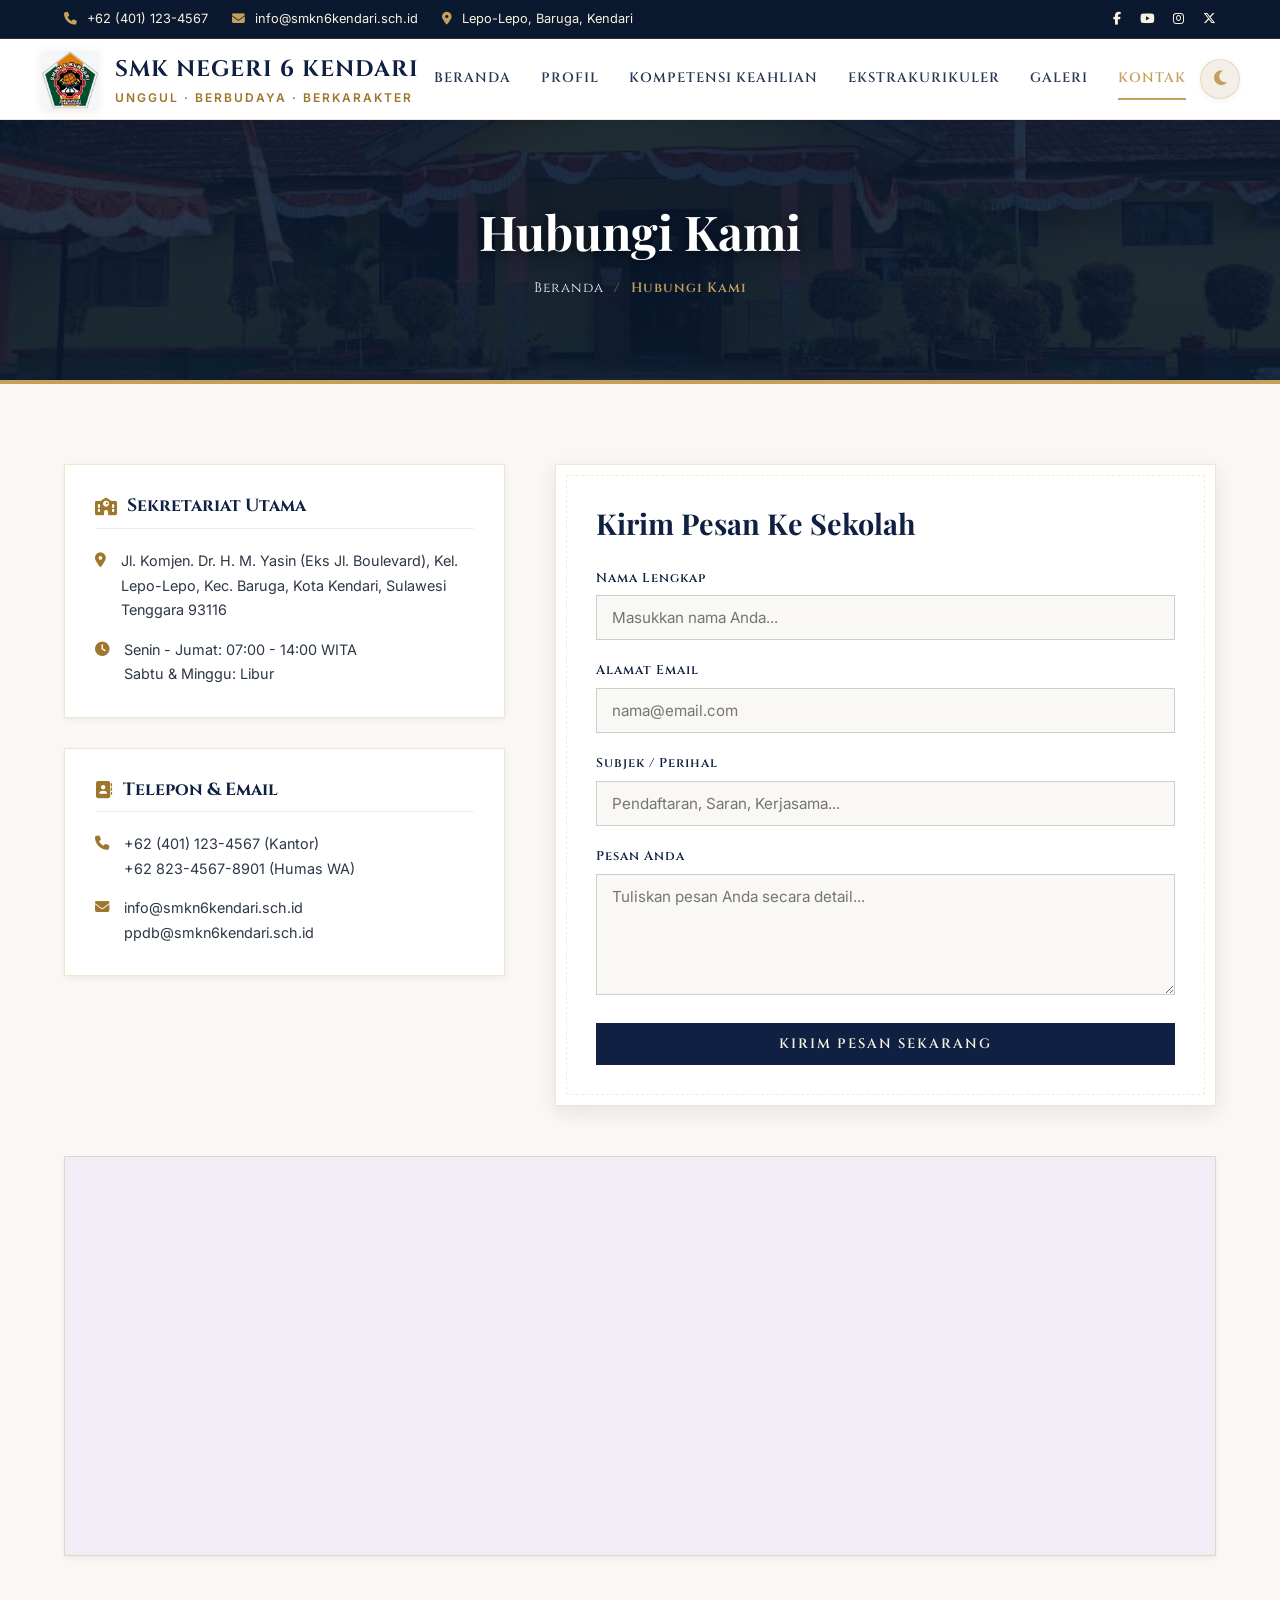
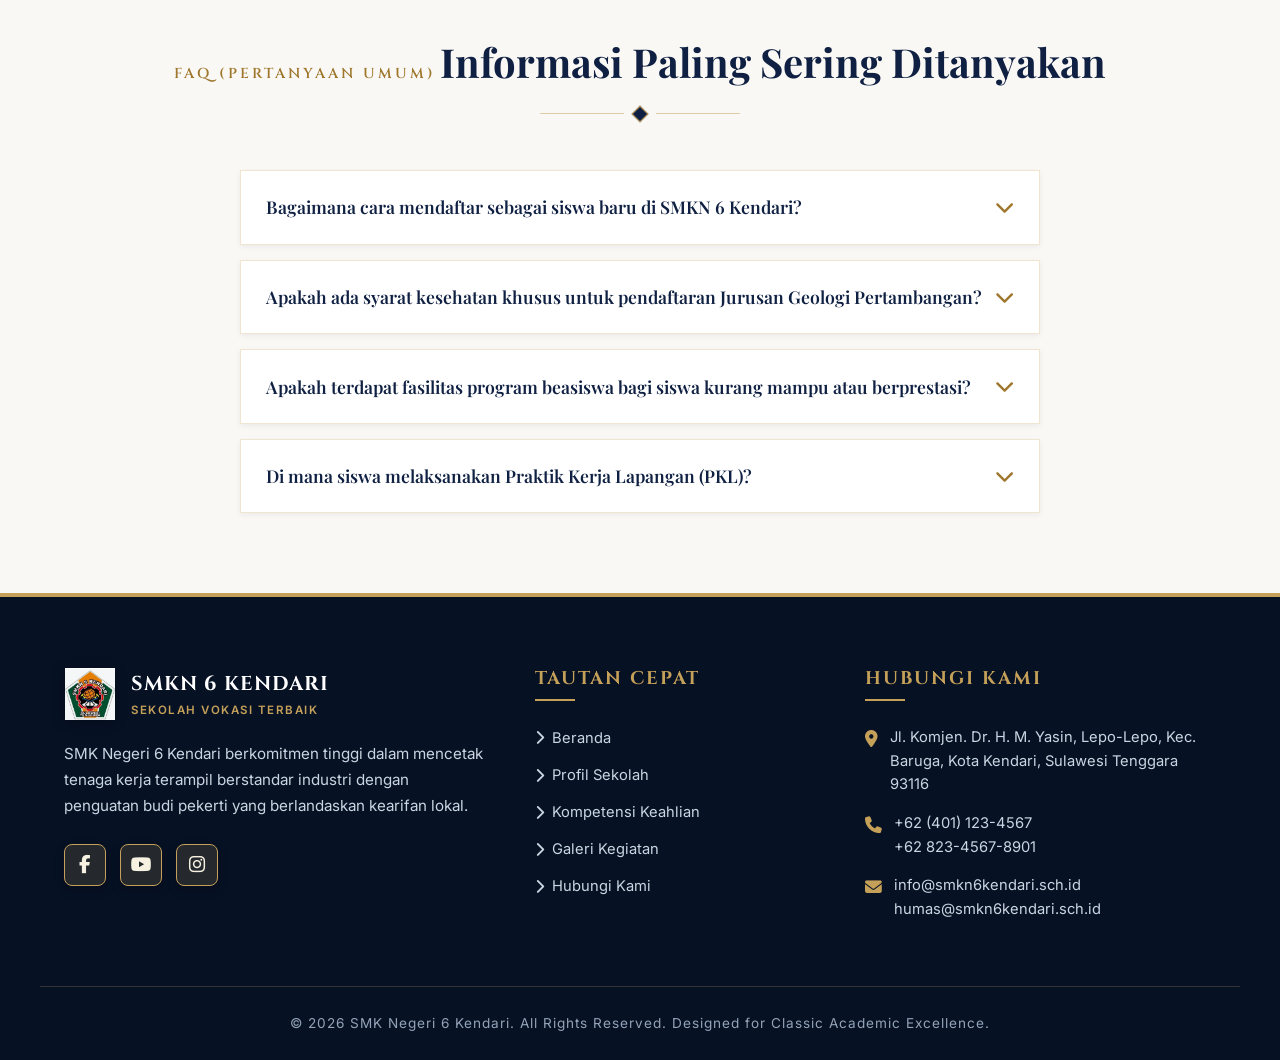
<file: kontak.html>
<!DOCTYPE html>
<html lang="id">
<head>
  <meta charset="UTF-8">
  <meta name="viewport" content="width=device-width, initial-scale=1.0">
  <meta name="description" content="Kontak SMK Negeri 6 Kendari. Hubungi administrasi sekolah, ajukan pertanyaan melalui formulir kontak, lihat lokasi peta Google, dan baca daftar pertanyaan umum (FAQ).">
  <title>Hubungi Kami - SMK Negeri 6 Kendari</title>
  <!-- Favicon / Logo Profil Website -->
  <link rel="icon" type="image/png" href="logo smk6.png">
  <link rel="shortcut icon" type="image/png" href="logo smk6.png">
  <link rel="apple-touch-icon" href="logo smk6.png">
  <link rel="stylesheet" href="style.css">
  <link rel="stylesheet" href="https://cdnjs.cloudflare.com/ajax/libs/font-awesome/6.4.0/css/all.min.css">
</head>
<body>

  <!-- TOP CONTACT BAR -->
  <div class="top-bar">
    <div class="container top-bar-content">
      <div class="top-contacts">
        <span><i class="fa-solid fa-phone"></i> +62 (401) 123-4567</span>
        <span><i class="fa-solid fa-envelope"></i> info@smkn6kendari.sch.id</span>
        <span><i class="fa-solid fa-location-dot"></i> Lepo-Lepo, Baruga, Kendari</span>
      </div>
      <div class="top-socials">
        <a href="#" aria-label="Facebook"><i class="fa-brands fa-facebook-f"></i></a>
        <a href="#" aria-label="YouTube"><i class="fa-brands fa-youtube"></i></a>
        <a href="#" aria-label="Instagram"><i class="fa-brands fa-instagram"></i></a>
        <a href="#" aria-label="Twitter"><i class="fa-brands fa-x-twitter"></i></a>
      </div>
    </div>
  </div>

  <!-- NAVIGATION HEADER -->
  <header>
    <div class="container nav-container">
      <a href="index.html" class="logo-link">
        <img src="logo smk6.png" alt="Logo SMKN 6 Kendari" class="logo-img">
        <div class="logo-text">
          <span class="logo-title">SMK NEGERI 6 KENDARI</span>
          <span class="logo-subtitle">Unggul · Berbudaya · Berkarakter</span>
        </div>
      </a>

      <nav>
        <ul class="nav-menu">
          <li class="nav-item"><a href="index.html" class="nav-link">Beranda</a></li>
          <li class="nav-item"><a href="profil.html" class="nav-link">Profil</a></li>
          <li class="nav-item"><a href="jurusan.html" class="nav-link">Kompetensi Keahlian</a></li>
          <li class="nav-item"><a href="ekstrakurikuler.html" class="nav-link">Ekstrakurikuler</a></li>
          <li class="nav-item"><a href="galeri.html" class="nav-link">Galeri</a></li>
          <li class="nav-item active"><a href="kontak.html" class="nav-link">Kontak</a></li>
        </ul>
      </nav>

      <div class="nav-actions">
        <button id="themeToggleBtn" class="theme-toggle-btn" aria-label="Ganti Tema Terang/Gelap" title="Ganti Tema">
          <i class="fa-solid fa-moon"></i>
        </button>
        <button class="menu-toggle" aria-label="Buka Menu">
          <span></span>
          <span></span>
          <span></span>
        </button>
      </div>
    </div>
  </header>

  <!-- PAGE BANNER -->
  <section class="page-banner">
    <div class="container">
      <h1 class="page-title">Hubungi Kami</h1>
      <div class="breadcrumb">
        <a href="index.html">Beranda</a>
        <span class="breadcrumb-separator">/</span>
        <span class="breadcrumb-current">Hubungi Kami</span>
      </div>
    </div>
  </section>

  <!-- CONTACT CONTENT SECTION -->
  <section class="section-padding">
    <div class="container">
      <div class="contact-grid">
        
        <!-- Column Left: Contact Details Info -->
        <div class="contact-info-column">
          
          <!-- Card 1: Main Office -->
          <div class="contact-info-card">
            <h3 class="contact-info-card-title"><i class="fa-solid fa-school"></i> Sekretariat Utama</h3>
            <div class="contact-info-detail">
              <div class="contact-detail-item">
                <i class="fa-solid fa-location-dot"></i>
                <span>Jl. Komjen. Dr. H. M. Yasin (Eks Jl. Boulevard), Kel. Lepo-Lepo, Kec. Baruga, Kota Kendari, Sulawesi Tenggara 93116</span>
              </div>
              <div class="contact-detail-item">
                <i class="fa-solid fa-clock"></i>
                <span>Senin - Jumat: 07:00 - 14:00 WITA<br>Sabtu & Minggu: Libur</span>
              </div>
            </div>
          </div>

          <!-- Card 2: Contact Numbers & Email -->
          <div class="contact-info-card">
            <h3 class="contact-info-card-title"><i class="fa-solid fa-address-book"></i> Telepon & Email</h3>
            <div class="contact-info-detail">
              <div class="contact-detail-item">
                <i class="fa-solid fa-phone"></i>
                <span>+62 (401) 123-4567 (Kantor)<br>+62 823-4567-8901 (Humas WA)</span>
              </div>
              <div class="contact-detail-item">
                <i class="fa-solid fa-envelope"></i>
                <span>info@smkn6kendari.sch.id<br>ppdb@smkn6kendari.sch.id</span>
              </div>
            </div>
          </div>

        </div>

        <!-- Column Right: Message Form -->
        <div class="contact-form-column">
          <h2 class="form-title">Kirim Pesan Ke Sekolah</h2>
          
          <form id="contactForm">
            <div class="form-group">
              <label for="name" class="form-label">Nama Lengkap</label>
              <input type="text" id="name" class="form-control" placeholder="Masukkan nama Anda..." required>
            </div>
            
            <div class="form-group">
              <label for="email" class="form-label">Alamat Email</label>
              <input type="email" id="email" class="form-control" placeholder="nama@email.com" required>
            </div>
            
            <div class="form-group">
              <label for="subject" class="form-label">Subjek / Perihal</label>
              <input type="text" id="subject" class="form-control" placeholder="Pendaftaran, Saran, Kerjasama..." required>
            </div>
            
            <div class="form-group">
              <label for="message" class="form-label">Pesan Anda</label>
              <textarea id="message" rows="5" class="form-control" placeholder="Tuliskan pesan Anda secara detail..." required></textarea>
            </div>
            
            <button type="submit" class="btn btn-primary" style="width: 100%; border: none;">Kirim Pesan Sekarang</button>
          </form>
        </div>

      </div>

      <!-- MAP SECTION -->
      <div class="map-container">
        <!-- Google Map Iframe locating Lepo-Lepo, Baruga, Kendari -->
        <iframe 
          class="map-iframe"
          src="https://www.google.com/maps/embed?pb=!1m18!1m12!1m3!1d15920.301323385718!2d122.502000!3d-4.015000!2m3!1f0!2f0!3f0!3m2!1i1024!2i768!4f13.1!3m3!1m2!1s0x2d9685e13589b251%3A0xe96280fa7c4a1eb4!2sJl.+Komjen.+Dr.+H.+M.+Yasin%2C+Lepo-Lepo%2C+Kec.+Baruga%2C+Kota+Kendari%2C+Sulawesi+Tenggara!5e0!3m2!1sid!2sid!4v1680000000000!5m2!1sid!2sid" 
          allowfullscreen="" 
          loading="lazy" 
          referrerpolicy="no-referrer-when-downgrade">
        </iframe>
      </div>

      <!-- FAQ ACCORDION SECTION -->
      <div class="faq-section">
        <div class="section-title-wrap">
          <span class="section-subtitle">FAQ (Pertanyaan Umum)</span>
          <h2 class="section-title">Informasi Paling Sering Ditanyakan</h2>
          <div class="flourish">
            <div class="flourish-diamond"></div>
          </div>
        </div>

        <div class="faq-list">
          <!-- FAQ 1 -->
          <div class="faq-item">
            <div class="faq-header">
              <span class="faq-question">Bagaimana cara mendaftar sebagai siswa baru di SMKN 6 Kendari?</span>
              <span class="faq-icon"><i class="fa-solid fa-chevron-down"></i></span>
            </div>
            <div class="faq-body">
              <div class="faq-content">
                Pendaftaran Penerimaan Peserta Didik Baru (PPDB) dilakukan secara online melalui portal resmi PPDB Provinsi Sulawesi Tenggara selama periode gelombang masuk (biasanya Mei - Juni). Untuk bantuan pendaftaran langsung, calon siswa dapat mengunjungi sekretariat PPDB di Kampus SMK Negeri 6 Kendari dengan membawa dokumen berupa fotokopi SKL/Ijazah, KK, Akta Kelahiran, dan pas foto.
              </div>
            </div>
          </div>

          <!-- FAQ 2 -->
          <div class="faq-item">
            <div class="faq-header">
              <span class="faq-question">Apakah ada syarat kesehatan khusus untuk pendaftaran Jurusan Geologi Pertambangan?</span>
              <span class="faq-icon"><i class="fa-solid fa-chevron-down"></i></span>
            </div>
            <div class="faq-body">
              <div class="faq-content">
                Ya. Dikarenakan aktivitas eksplorasi lapangan dan praktikum identifikasi batuan mineral, calon siswa jurusan Geologi Pertambangan dan Analisis Pengujian Laboratorium diwajibkan menyertakan Surat Keterangan Sehat dan **Bebas Buta Warna** (baik parsial maupun total) dari Puskesmas atau rumah sakit pemerintah.
              </div>
            </div>
          </div>

          <!-- FAQ 3 -->
          <div class="faq-item">
            <div class="faq-header">
              <span class="faq-question">Apakah terdapat fasilitas program beasiswa bagi siswa kurang mampu atau berprestasi?</span>
              <span class="faq-icon"><i class="fa-solid fa-chevron-down"></i></span>
            </div>
            <div class="faq-body">
              <div class="faq-content">
                Tentu. Kami menyediakan berbagai macam program bantuan, di antaranya Program Indonesia Pintar (PIP) dari Kemendikbudristek, beasiswa prestasi akademik & non-akademik, beasiswa bantuan khusus dari Komite Sekolah, serta kemudahan angsuran iuran komite bagi keluarga prasejahtera yang menyertakan surat keterangan tidak mampu (SKTM).
              </div>
            </div>
          </div>

          <!-- FAQ 4 -->
          <div class="faq-item">
            <div class="faq-header">
              <span class="faq-question">Di mana siswa melaksanakan Praktik Kerja Lapangan (PKL)?</span>
              <span class="faq-icon"><i class="fa-solid fa-chevron-down"></i></span>
            </div>
            <div class="faq-body">
              <div class="faq-content">
                Siswa melaksanakan PKL di semester 4 atau 5 di dunia usaha/industri mitra (DUDI) yang relevan dengan jurusan masing-masing. Kami telah bermitra dengan instansi dinas ESDM Sultra, perusahaan tambang mineral regional, BUMN ketenagalistrikan (PLN), instansi jasa perbankan syariah/mikro, serta berbagai studio perangkat lunak dan agensi digital di Kota Kendari.
              </div>
            </div>
          </div>

        </div>
      </div>

    </div>
  </section>

  <!-- FOOTER -->
  <footer>
    <div class="container footer-grid">
      <div>
        <div class="footer-logo">
          <img src="logo smk6.png" alt="Logo SMKN 6" class="footer-logo-img">
          <div class="footer-logo-text">
            <span class="footer-logo-title">SMKN 6 KENDARI</span>
            <span class="footer-logo-subtitle">Sekolah Vokasi Terbaik</span>
          </div>
        </div>
        <p class="footer-about-text">SMK Negeri 6 Kendari berkomitmen tinggi dalam mencetak tenaga kerja terampil berstandar industri dengan penguatan budi pekerti yang berlandaskan kearifan lokal.</p>
        <div class="footer-socials">
          <a href="#" aria-label="Facebook"><i class="fa-brands fa-facebook-f"></i></a>
          <a href="#" aria-label="YouTube"><i class="fa-brands fa-youtube"></i></a>
          <a href="#" aria-label="Instagram"><i class="fa-brands fa-instagram"></i></a>
        </div>
      </div>

      <div>
        <h4 class="footer-title">Tautan Cepat</h4>
        <ul class="footer-links">
          <li><a href="index.html"><i class="fa-solid fa-chevron-right"></i> Beranda</a></li>
          <li><a href="profil.html"><i class="fa-solid fa-chevron-right"></i> Profil Sekolah</a></li>
          <li><a href="jurusan.html"><i class="fa-solid fa-chevron-right"></i> Kompetensi Keahlian</a></li>
          <li><a href="galeri.html"><i class="fa-solid fa-chevron-right"></i> Galeri Kegiatan</a></li>
          <li><a href="kontak.html"><i class="fa-solid fa-chevron-right"></i> Hubungi Kami</a></li>
        </ul>
      </div>

      <div>
        <h4 class="footer-title">Hubungi Kami</h4>
        <ul class="footer-contacts">
          <li>
            <i class="fa-solid fa-location-dot"></i>
            <span>Jl. Komjen. Dr. H. M. Yasin, Lepo-Lepo, Kec. Baruga, Kota Kendari, Sulawesi Tenggara 93116</span>
          </li>
          <li>
            <i class="fa-solid fa-phone"></i>
            <span>+62 (401) 123-4567<br>+62 823-4567-8901</span>
          </li>
          <li>
            <i class="fa-solid fa-envelope"></i>
            <span>info@smkn6kendari.sch.id<br>humas@smkn6kendari.sch.id</span>
          </li>
        </ul>
      </div>
    </div>

    <div class="container footer-bottom">
      <p>&copy; 2026 SMK Negeri 6 Kendari. All Rights Reserved. Designed for Classic Academic Excellence.</p>
    </div>
  </footer>

  <script src="script.js"></script>
</body>
</html>
</file>
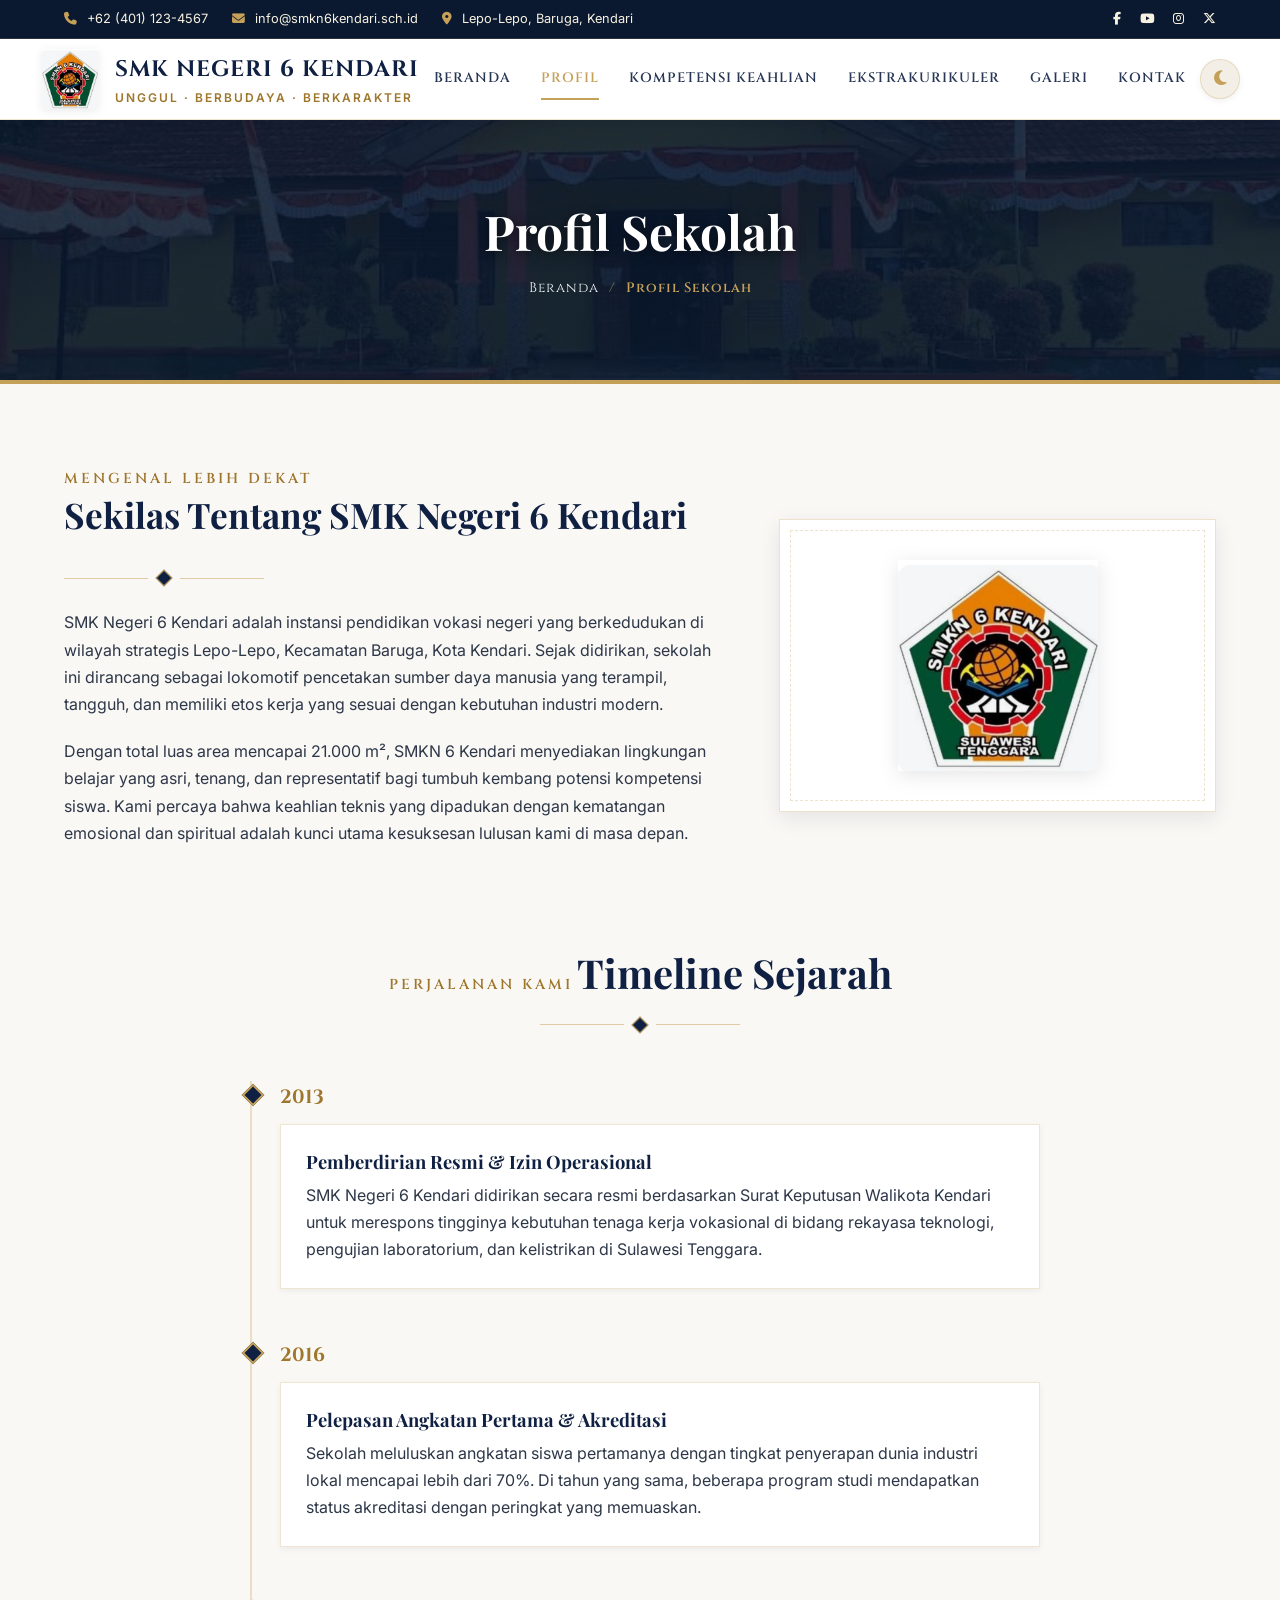
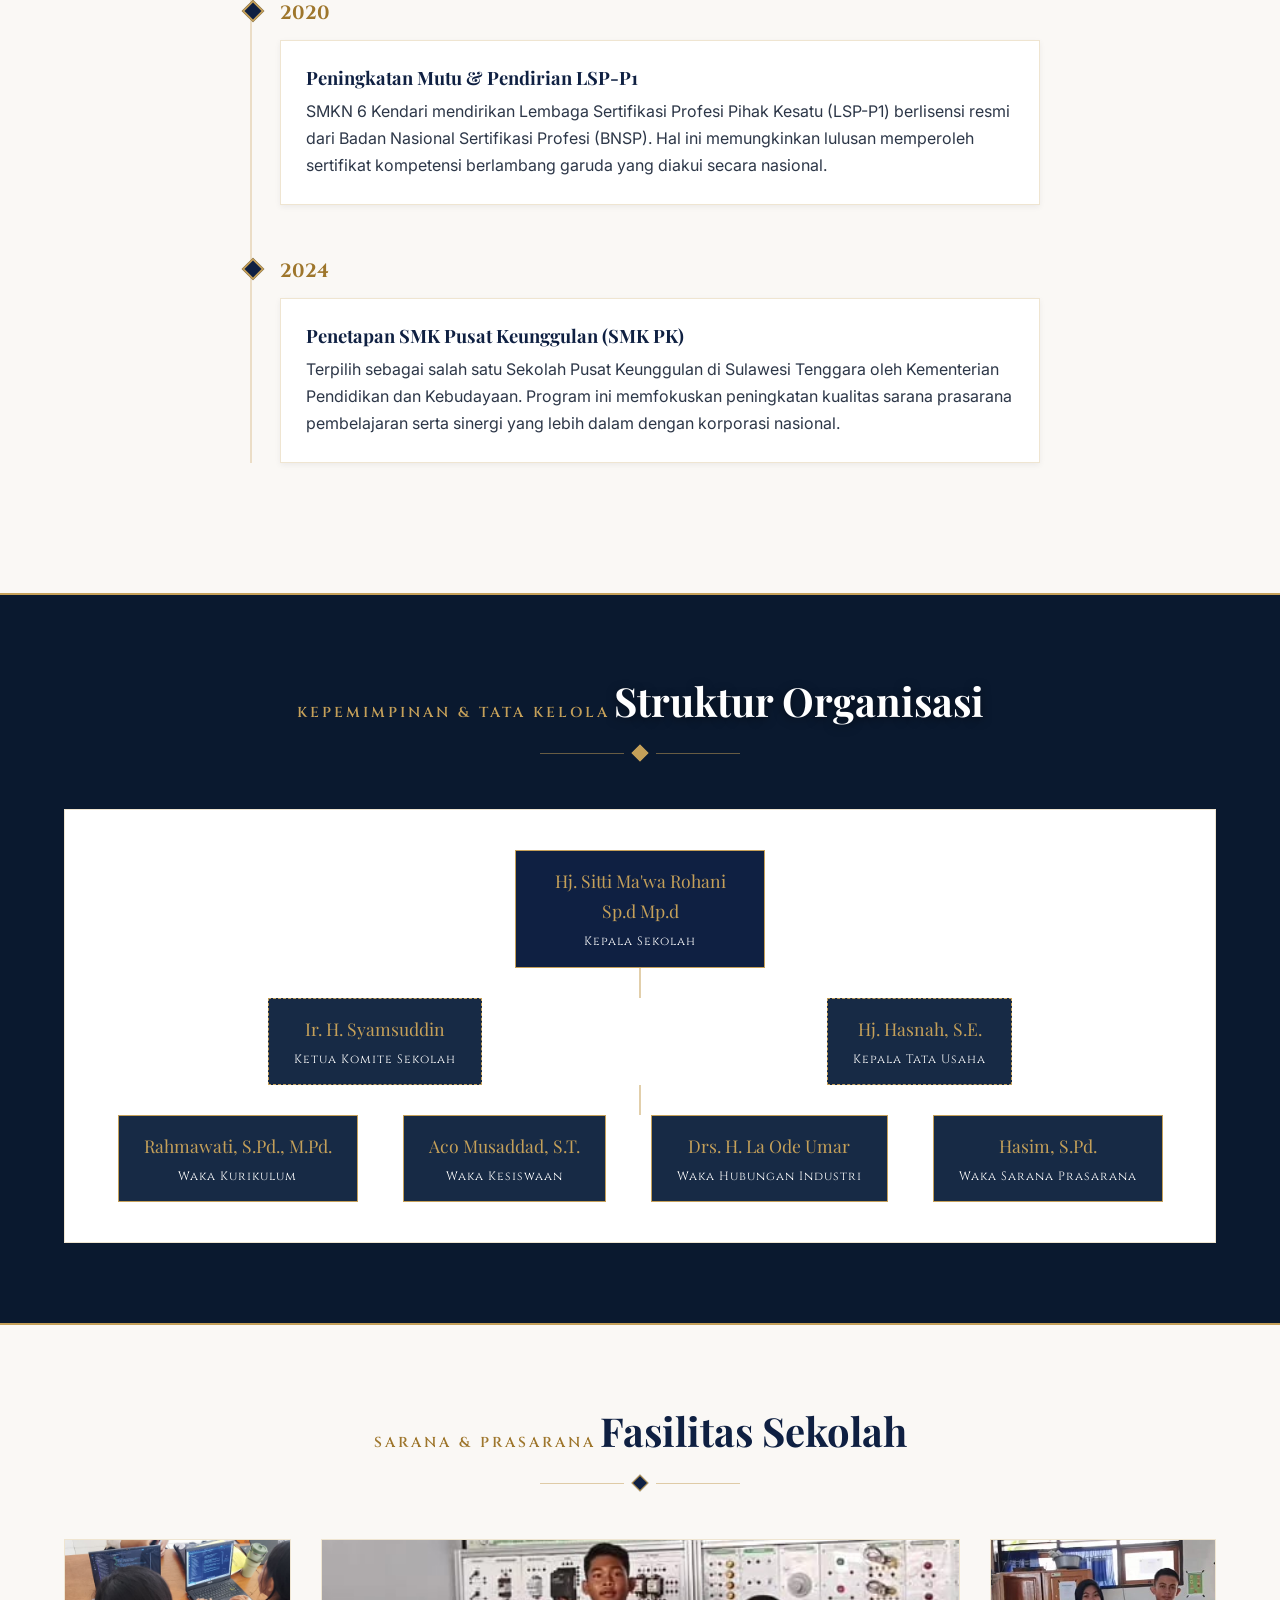
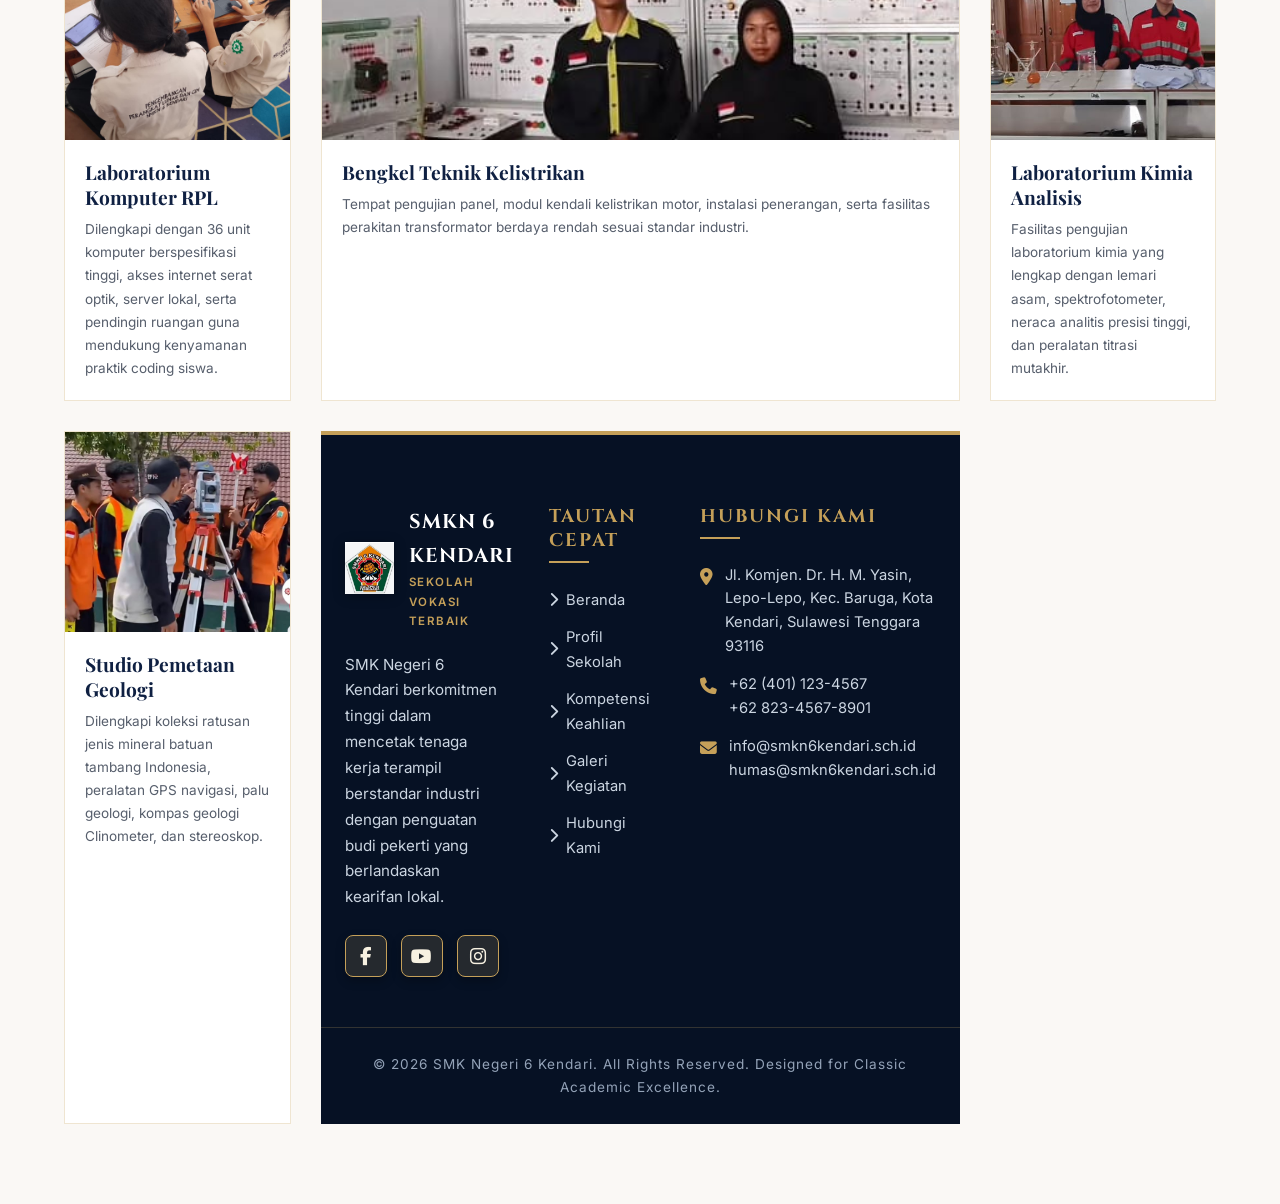
<file: profil.html>
<!DOCTYPE html>
<html lang="id">
<head>
  <meta charset="UTF-8">
  <meta name="viewport" content="width=device-width, initial-scale=1.0">
  <meta name="description" content="Profil SMK Negeri 6 Kendari. Pelajari sejarah berdirinya sekolah sejak 2013, visi misi, struktur organisasi, dan fasilitas sarana prasarana kami.">
  <title>Profil Sekolah - SMK Negeri 6 Kendari</title>
  <!-- Favicon / Logo Profil Website -->
  <link rel="icon" type="image/png" href="logo smk6.png">
  <link rel="shortcut icon" type="image/png" href="logo smk6.png">
  <link rel="apple-touch-icon" href="logo smk6.png">
  <link rel="stylesheet" href="style.css">
  <link rel="stylesheet" href="https://cdnjs.cloudflare.com/ajax/libs/font-awesome/6.4.0/css/all.min.css">
</head>
<body>

  <!-- TOP CONTACT BAR -->
  <div class="top-bar">
    <div class="container top-bar-content">
      <div class="top-contacts">
        <span><i class="fa-solid fa-phone"></i> +62 (401) 123-4567</span>
        <span><i class="fa-solid fa-envelope"></i> info@smkn6kendari.sch.id</span>
        <span><i class="fa-solid fa-location-dot"></i> Lepo-Lepo, Baruga, Kendari</span>
      </div>
      <div class="top-socials">
        <a href="#" aria-label="Facebook"><i class="fa-brands fa-facebook-f"></i></a>
        <a href="#" aria-label="YouTube"><i class="fa-brands fa-youtube"></i></a>
        <a href="#" aria-label="Instagram"><i class="fa-brands fa-instagram"></i></a>
        <a href="#" aria-label="Twitter"><i class="fa-brands fa-x-twitter"></i></a>
      </div>
    </div>
  </div>

  <!-- NAVIGATION HEADER -->
  <header>
    <div class="container nav-container">
      <a href="index.html" class="logo-link">
        <img src="logo smk6.png" alt="Logo SMKN 6 Kendari" class="logo-img">
        <div class="logo-text">
          <span class="logo-title">SMK NEGERI 6 KENDARI</span>
          <span class="logo-subtitle">Unggul · Berbudaya · Berkarakter</span>
        </div>
      </a>

      <nav>
        <ul class="nav-menu">
          <li class="nav-item"><a href="index.html" class="nav-link">Beranda</a></li>
          <li class="nav-item active"><a href="profil.html" class="nav-link">Profil</a></li>
          <li class="nav-item"><a href="jurusan.html" class="nav-link">Kompetensi Keahlian</a></li>
          <li class="nav-item"><a href="ekstrakurikuler.html" class="nav-link">Ekstrakurikuler</a></li>
          <li class="nav-item"><a href="galeri.html" class="nav-link">Galeri</a></li>
          <li class="nav-item"><a href="kontak.html" class="nav-link">Kontak</a></li>
        </ul>
      </nav>

      <div class="nav-actions">
        <button id="themeToggleBtn" class="theme-toggle-btn" aria-label="Ganti Tema Terang/Gelap" title="Ganti Tema">
          <i class="fa-solid fa-moon"></i>
        </button>
        <button class="menu-toggle" aria-label="Buka Menu">
          <span></span>
          <span></span>
          <span></span>
        </button>
      </div>
    </div>
  </header>

  <!-- PAGE BANNER -->
  <section class="page-banner">
    <div class="container">
      <h1 class="page-title">Profil Sekolah</h1>
      <div class="breadcrumb">
        <a href="index.html">Beranda</a>
        <span class="breadcrumb-separator">/</span>
        <span class="breadcrumb-current">Profil Sekolah</span>
      </div>
    </div>
  </section>

  <!-- INTRO & HISTORY SECTION -->
  <section class="section-padding">
    <div class="container">
      <div class="about-intro-grid">
        <div class="about-intro-text">
          <span class="section-subtitle">Mengenal Lebih Dekat</span>
          <h2 class="section-title" style="font-size: 2.2rem; margin-bottom: 20px;">Sekilas Tentang SMK Negeri 6 Kendari</h2>
          <div class="flourish" style="margin: 15px 0 25px 0;">
            <div class="flourish-diamond"></div>
          </div>
          <p>SMK Negeri 6 Kendari adalah instansi pendidikan vokasi negeri yang berkedudukan di wilayah strategis Lepo-Lepo, Kecamatan Baruga, Kota Kendari. Sejak didirikan, sekolah ini dirancang sebagai lokomotif pencetakan sumber daya manusia yang terampil, tangguh, dan memiliki etos kerja yang sesuai dengan kebutuhan industri modern.</p>
          <p>Dengan total luas area mencapai 21.000 m², SMKN 6 Kendari menyediakan lingkungan belajar yang asri, tenang, dan representatif bagi tumbuh kembang potensi kompetensi siswa. Kami percaya bahwa keahlian teknis yang dipadukan dengan kematangan emosional dan spiritual adalah kunci utama kesuksesan lulusan kami di masa depan.</p>
        </div>
        <div class="about-seal-wrapper">
          <img src="logo smk6.png" alt="Stempel Akademik SMKN 6 Kendari">
        </div>
      </div>

      <!-- TIMELINE HISTORIS -->
      <div class="section-title-wrap" style="margin-top: 50px;">
        <span class="section-subtitle">Perjalanan Kami</span>
        <h2 class="section-title">Timeline Sejarah</h2>
        <div class="flourish">
          <div class="flourish-diamond"></div>
        </div>
      </div>

      <div class="history-timeline">
        <!-- Timeline Item 1 -->
        <div class="timeline-item">
          <div class="timeline-year">2013</div>
          <div class="timeline-content">
            <h4 style="font-family: var(--font-serif); font-size: 1.15rem; color: var(--color-navy); margin-bottom: 8px;">Pemberdirian Resmi & Izin Operasional</h4>
            <p>SMK Negeri 6 Kendari didirikan secara resmi berdasarkan Surat Keputusan Walikota Kendari untuk merespons tingginya kebutuhan tenaga kerja vokasional di bidang rekayasa teknologi, pengujian laboratorium, dan kelistrikan di Sulawesi Tenggara.</p>
          </div>
        </div>

        <!-- Timeline Item 2 -->
        <div class="timeline-item">
          <div class="timeline-year">2016</div>
          <div class="timeline-content">
            <h4 style="font-family: var(--font-serif); font-size: 1.15rem; color: var(--color-navy); margin-bottom: 8px;">Pelepasan Angkatan Pertama & Akreditasi</h4>
            <p>Sekolah meluluskan angkatan siswa pertamanya dengan tingkat penyerapan dunia industri lokal mencapai lebih dari 70%. Di tahun yang sama, beberapa program studi mendapatkan status akreditasi dengan peringkat yang memuaskan.</p>
          </div>
        </div>

        <!-- Timeline Item 3 -->
        <div class="timeline-item">
          <div class="timeline-year">2020</div>
          <div class="timeline-content">
            <h4 style="font-family: var(--font-serif); font-size: 1.15rem; color: var(--color-navy); margin-bottom: 8px;">Peningkatan Mutu & Pendirian LSP-P1</h4>
            <p>SMKN 6 Kendari mendirikan Lembaga Sertifikasi Profesi Pihak Kesatu (LSP-P1) berlisensi resmi dari Badan Nasional Sertifikasi Profesi (BNSP). Hal ini memungkinkan lulusan memperoleh sertifikat kompetensi berlambang garuda yang diakui secara nasional.</p>
          </div>
        </div>

        <!-- Timeline Item 4 -->
        <div class="timeline-item">
          <div class="timeline-year">2024</div>
          <div class="timeline-content">
            <h4 style="font-family: var(--font-serif); font-size: 1.15rem; color: var(--color-navy); margin-bottom: 8px;">Penetapan SMK Pusat Keunggulan (SMK PK)</h4>
            <p>Terpilih sebagai salah satu Sekolah Pusat Keunggulan di Sulawesi Tenggara oleh Kementerian Pendidikan dan Kebudayaan. Program ini memfokuskan peningkatan kualitas sarana prasarana pembelajaran serta sinergi yang lebih dalam dengan korporasi nasional.</p>
          </div>
        </div>
      </div>

    </div>
  </section>

  <!-- ORGANIZATIONAL STRUCTURE SECTION -->
  <section class="section-padding bg-navy-dark">
    <div class="container">
      <div class="section-title-wrap">
        <span class="section-subtitle" style="color: var(--color-gold);">Kepemimpinan & Tata Kelola</span>
        <h2 class="section-title">Struktur Organisasi</h2>
        <div class="flourish">
          <div class="flourish-diamond" style="background-color: var(--color-gold);"></div>
        </div>
      </div>

      <div class="org-chart-wrapper">
        <!-- Top: Kepala Sekolah -->
        <div class="org-node">
          <div class="name">Hj. Sitti Ma'wa Rohani Sp.d Mp.d</div>
          <div class="role">Kepala Sekolah</div>
        </div>
        
        <div class="org-line-vertical"></div>
        
        <!-- Level 2: Komite & Waka -->
        <div class="org-grid-horizontal">
          <div class="org-node" style="background-color: var(--color-navy-light); border-style: dashed;">
            <div class="name">Ir. H. Syamsuddin</div>
            <div class="role">Ketua Komite Sekolah</div>
          </div>
          <div class="org-node" style="background-color: var(--color-navy-light); border-style: dashed;">
            <div class="name">Hj. Hasnah, S.E.</div>
            <div class="role">Kepala Tata Usaha</div>
          </div>
        </div>

        <div class="org-line-vertical"></div>

        <!-- Level 3: Wakasek Grid -->
        <div class="org-grid-horizontal">
          <div class="org-node" style="background-color: var(--color-navy-light);">
            <div class="name">Rahmawati, S.Pd., M.Pd.</div>
            <div class="role">Waka Kurikulum</div>
          </div>
          <div class="org-node" style="background-color: var(--color-navy-light);">
            <div class="name">Aco Musaddad, S.T.</div>
            <div class="role">Waka Kesiswaan</div>
          </div>
          <div class="org-node" style="background-color: var(--color-navy-light);">
            <div class="name">Drs. H. La Ode Umar</div>
            <div class="role">Waka Hubungan Industri</div>
          </div>
          <div class="org-node" style="background-color: var(--color-navy-light);">
            <div class="name">Hasim, S.Pd.</div>
            <div class="role">Waka Sarana Prasarana</div>
          </div>
        </div>
      </div>
    </div>
  </section>

  <!-- FACILITIES SECTION -->
  <section class="section-padding">
    <div class="container">
      <div class="section-title-wrap">
        <span class="section-subtitle">Sarana & Prasarana</span>
        <h2 class="section-title">Fasilitas Sekolah</h2>
        <div class="flourish">
          <div class="flourish-diamond"></div>
        </div>
      </div>

      <div class="facility-grid">
        <!-- Facility 1 -->
        <div class="facility-card">
          <img src="siswa rpl.jpeg" alt="Laboratorium Komputer Rekayasa Perangkat Lunak" class="facility-img">
          <div class="facility-info">
            <h3 class="facility-name">Laboratorium Komputer RPL</h3>
            <p class="facility-desc">Dilengkapi dengan 36 unit komputer berspesifikasi tinggi, akses internet serat optik, server lokal, serta pendingin ruangan guna mendukung kenyamanan praktik coding siswa.</p>
          </div>
        </div>

        <!-- Facility 2 -->
        <div class="facility-card">
          <img src="siswa listrik.jpeg" alt="Bengkel Listrik Terpadu" class="facility-img">
          <div class="facility-info">
            <h3 class="facility-name">Bengkel Teknik Kelistrikan</h3>
            <p class="facility-desc">Tempat pengujian panel, modul kendali kelistrikan motor, instalasi penerangan, serta fasilitas perakitan transformator berdaya rendah sesuai standar industri.</p>
          </div>
        </div>

        <!-- Facility 3 -->
        <div class="facility-card">
          <img src="siswa apl.jpeg" alt="Laboratorium Kimia Analisis" class="facility-img">
          <div class="facility-info">
            <h3 class="facility-name">Laboratorium Kimia Analisis</h3>
            <p class="facility-desc">Fasilitas pengujian laboratorium kimia yang lengkap dengan lemari asam, spektrofotometer, neraca analitis presisi tinggi, dan peralatan titrasi mutakhir.</p>
          </div>
        </div>

        <!-- Facility 4 -->
        <div class="facility-card">
          <img src="siswa geologi.jpeg" alt="Studio Pemetaan Geologi" class="facility-img">
          <div class="facility-info">
            <h3 class="facility-name">Studio Pemetaan Geologi</h3>
            <p class="facility-desc">Dilengkapi koleksi ratusan jenis mineral batuan tambang Indonesia, peralatan GPS navigasi, palu geologi, kompas geologi Clinometer, dan stereoskop.</p>
          </div>
        </div>

        
            

  <!-- FOOTER -->
  <footer>
    <div class="container footer-grid">
      <div>
        <div class="footer-logo">
          <img src="logo smk6.png" alt="Logo SMKN 6" class="footer-logo-img">
          <div class="footer-logo-text">
            <span class="footer-logo-title">SMKN 6 KENDARI</span>
            <span class="footer-logo-subtitle">Sekolah Vokasi Terbaik</span>
          </div>
        </div>
        <p class="footer-about-text">SMK Negeri 6 Kendari berkomitmen tinggi dalam mencetak tenaga kerja terampil berstandar industri dengan penguatan budi pekerti yang berlandaskan kearifan lokal.</p>
        <div class="footer-socials">
          <a href="#" aria-label="Facebook"><i class="fa-brands fa-facebook-f"></i></a>
          <a href="#" aria-label="YouTube"><i class="fa-brands fa-youtube"></i></a>
          <a href="#" aria-label="Instagram"><i class="fa-brands fa-instagram"></i></a>
        </div>
      </div>

      <div>
        <h4 class="footer-title">Tautan Cepat</h4>
        <ul class="footer-links">
          <li><a href="index.html"><i class="fa-solid fa-chevron-right"></i> Beranda</a></li>
          <li><a href="profil.html"><i class="fa-solid fa-chevron-right"></i> Profil Sekolah</a></li>
          <li><a href="jurusan.html"><i class="fa-solid fa-chevron-right"></i> Kompetensi Keahlian</a></li>
          <li><a href="galeri.html"><i class="fa-solid fa-chevron-right"></i> Galeri Kegiatan</a></li>
          <li><a href="kontak.html"><i class="fa-solid fa-chevron-right"></i> Hubungi Kami</a></li>
        </ul>
      </div>

      <div>
        <h4 class="footer-title">Hubungi Kami</h4>
        <ul class="footer-contacts">
          <li>
            <i class="fa-solid fa-location-dot"></i>
            <span>Jl. Komjen. Dr. H. M. Yasin, Lepo-Lepo, Kec. Baruga, Kota Kendari, Sulawesi Tenggara 93116</span>
          </li>
          <li>
            <i class="fa-solid fa-phone"></i>
            <span>+62 (401) 123-4567<br>+62 823-4567-8901</span>
          </li>
          <li>
            <i class="fa-solid fa-envelope"></i>
            <span>info@smkn6kendari.sch.id<br>humas@smkn6kendari.sch.id</span>
          </li>
        </ul>
      </div>
    </div>

    <div class="container footer-bottom">
      <p>&copy; 2026 SMK Negeri 6 Kendari. All Rights Reserved. Designed for Classic Academic Excellence.</p>
    </div>
  </footer>

  <script src="script.js"></script>
</body>
</html>
</file>
<file: style.css>
/* 
 * SMK Negeri 6 Kendari - Classic Theme Stylesheet
 * Colors: Deep Navy Blue, Antique Gold, Warm Ivory, Pure White, Charcoal
 * Typography: Playfair Display (Serif) & Inter (Sans-serif)
 */

@import url('https://fonts.googleapis.com/css2?family=Inter:wght@300;400;500;600;700&family=Playfair+Display:ital,wght@0,400;0,600;0,700;1,400&family=Cinzel:wght@400;600;700&display=swap');

/* --- DESIGN SYSTEM TOKENS (LIGHT & DARK THEMES) --- */
:root {
  /* Brand Palettes */
  --color-navy-dark: #0a192f;
  --color-navy: #0f2042;
  --color-navy-light: #172a45;
  --color-gold: #c5a059;
  --color-gold-dark: #9e762c;
  --color-gold-light: #f7f1e1;
  --color-ivory: #faf8f5;
  --color-white: #ffffff;
  --color-charcoal: #2b3040;
  --color-gray-light: #f0edf6;
  --color-gray: #718096;

  /* Semantic Theme Tokens (LIGHT MODE) */
  --bg-body: #faf8f5;
  --bg-surface: #ffffff;
  --bg-surface-alt: #f3efe6;
  --bg-card: #ffffff;
  --bg-header: rgba(255, 255, 255, 0.98);
  --bg-nav-mobile: #ffffff;
  --text-heading: #0f2042;
  --text-body: #2d3748;
  --text-muted: #64748b;
  --text-gold: #9e762c;
  --border-color: rgba(197, 160, 89, 0.28);
  --border-subtle: rgba(15, 32, 66, 0.1);
  --shadow-sm: 0 2px 6px rgba(10, 25, 47, 0.06);
  --shadow-md: 0 6px 20px rgba(10, 25, 47, 0.09);
  --shadow-lg: 0 12px 35px rgba(10, 25, 47, 0.13);
  --border-classic: 1px solid rgba(197, 160, 89, 0.3);
  --input-bg: #faf8f5;
  --input-border: rgba(15, 32, 66, 0.2);
  --input-text: #2d3748;

  --font-serif: 'Playfair Display', Georgia, serif;
  --font-sans: 'Inter', Helvetica, Arial, sans-serif;
  --font-classic: 'Cinzel', serif;

  --transition-smooth: all 0.35s cubic-bezier(0.16, 1, 0.3, 1);
  --transition-fast: all 0.2s ease-out;
}

/* DARK MODE */
[data-theme="dark"] {
  --color-navy-dark: #060e1b;
  --color-navy: #0d1a2d;
  --color-navy-light: #152742;
  --color-gold: #dfb76c;
  --color-gold-dark: #caa050;
  --color-gold-light: #fff3d6;
  --color-ivory: #09111e;
  --color-white: #0f1c31;
  --color-charcoal: #e2e8f0;
  --color-gray-light: #16243a;
  --color-gray: #94a3b8;

  /* Semantic Theme Tokens (DARK MODE) */
  --bg-body: #070e1b;
  --bg-surface: #0e1a2f;
  --bg-surface-alt: #13223d;
  --bg-card: #0f1c33;
  --bg-header: rgba(10, 18, 33, 0.97);
  --bg-nav-mobile: #0e1a2f;
  --text-heading: #f8fafc;
  --text-body: #cbd5e1;
  --text-muted: #94a3b8;
  --text-gold: #dfb76c;
  --border-color: rgba(223, 183, 108, 0.35);
  --border-subtle: rgba(223, 183, 108, 0.18);
  --shadow-sm: 0 2px 8px rgba(0, 0, 0, 0.4);
  --shadow-md: 0 6px 22px rgba(0, 0, 0, 0.5);
  --shadow-lg: 0 12px 35px rgba(0, 0, 0, 0.65);
  --border-classic: 1px solid rgba(223, 183, 108, 0.35);
  --input-bg: #091322;
  --input-border: rgba(223, 183, 108, 0.35);
  --input-text: #f1f5f9;
}

/* --- BASE STYLES --- */
* {
  box-sizing: border-box;
  margin: 0;
  padding: 0;
}

html {
  scroll-behavior: smooth;
}

body {
  font-family: var(--font-sans);
  color: var(--text-body);
  background-color: var(--bg-body);
  line-height: 1.7;
  overflow-x: hidden;
  transition: background-color 0.3s ease, color 0.3s ease;
}

h1, h2, h3, h4, h5, h6 {
  font-family: var(--font-serif);
  color: var(--text-heading);
  font-weight: 700;
  line-height: 1.3;
  transition: color 0.3s ease;
}

a {
  color: inherit;
  text-decoration: none;
  transition: var(--transition-fast);
}

img {
  max-width: 100%;
  height: auto;
  display: block;
}

ul {
  list-style: none;
}

/* --- SCROLLBAR --- */
::-webkit-scrollbar {
  width: 10px;
}
::-webkit-scrollbar-track {
  background: var(--color-ivory);
}
::-webkit-scrollbar-thumb {
  background: var(--color-navy-light);
  border: 2px solid var(--color-ivory);
  border-radius: 5px;
}
::-webkit-scrollbar-thumb:hover {
  background: var(--color-gold);
}

/* --- CONTAINER & UTILITIES --- */
.container {
  width: 100%;
  max-width: 1200px;
  margin: 0 auto;
  padding: 0 24px;
}

.section-padding {
  padding: 80px 0;
}

.text-center { text-align: center; }

/* Flourish separators for classic theme */
.flourish {
  display: flex;
  align-items: center;
  justify-content: center;
  margin: 20px auto 30px auto;
  width: 200px;
}
.flourish::before, .flourish::after {
  content: "";
  flex: 1;
  height: 1px;
  background-color: var(--color-gold);
  opacity: 0.5;
}
.flourish-diamond {
  width: 12px;
  height: 12px;
  border: 1px solid var(--color-gold);
  transform: rotate(45deg);
  margin: 0 10px;
  background-color: var(--color-navy);
}

/* Section Header */
.section-title-wrap {
  text-align: center;
  margin-bottom: 50px;
}
.section-subtitle {
  font-family: var(--font-classic);
  color: var(--color-gold-dark);
  font-size: 0.9rem;
  letter-spacing: 3px;
  text-transform: uppercase;
  margin-bottom: 8px;
  font-weight: 600;
}
.section-title {
  font-size: 2.5rem;
  position: relative;
  display: inline-block;
}

/* Buttons */
.btn {
  display: inline-block;
  padding: 12px 28px;
  font-family: var(--font-classic);
  font-size: 0.85rem;
  font-weight: 600;
  letter-spacing: 2px;
  text-transform: uppercase;
  border: 1px solid transparent;
  cursor: pointer;
  transition: var(--transition-smooth);
  border-radius: 0; /* Classic flat edge */
  position: relative;
  overflow: hidden;
  z-index: 1;
}

.btn-primary {
  background-color: var(--text-heading);
  color: var(--color-gold-light);
  border-color: var(--color-gold);
}
.btn-primary::after {
  content: '';
  position: absolute;
  top: 0;
  left: 0;
  width: 100%;
  height: 100%;
  background: var(--color-gold);
  z-index: -1;
  transform: scaleX(0);
  transform-origin: right;
  transition: transform 0.4s cubic-bezier(0.16, 1, 0.3, 1);
}
.btn-primary:hover::after {
  transform: scaleX(1);
  transform-origin: left;
}
.btn-primary:hover {
  color: #0a192f;
}

.btn-outline {
  background-color: transparent;
  color: var(--text-heading);
  border-color: var(--color-gold);
}
.btn-outline:hover {
  background-color: var(--text-heading);
  color: var(--color-gold-light);
  border-color: var(--color-gold);
}
.hero .btn-outline {
  color: #ffffff;
  border-color: var(--color-gold);
}
.hero .btn-outline:hover {
  background-color: var(--color-gold);
  color: #0a192f;
  border-color: var(--color-gold);
}

/* --- HEADER / NAVIGATION --- */
.top-bar {
  background-color: var(--color-navy-dark);
  color: var(--color-gold-light);
  padding: 8px 0;
  font-size: 0.8rem;
  border-bottom: 1px solid rgba(197, 160, 89, 0.2);
}
.top-bar-content {
  display: flex;
  justify-content: space-between;
  align-items: center;
  flex-wrap: wrap;
}
.top-contacts span {
  margin-right: 20px;
}
.top-contacts i {
  color: var(--color-gold);
  margin-right: 6px;
}
.top-socials a {
  margin-left: 15px;
  color: var(--color-gold-light);
}
.top-socials a:hover {
  color: var(--color-white);
}

header {
  background-color: var(--bg-header);
  box-shadow: var(--shadow-sm);
  position: sticky;
  top: 0;
  z-index: 100;
  transition: var(--transition-fast);
  border-bottom: 1px solid var(--border-color);
  backdrop-filter: blur(10px);
}
header.scrolled {
  box-shadow: var(--shadow-md);
  padding: 5px 0;
}

.nav-container {
  display: flex;
  justify-content: space-between;
  align-items: center;
  padding: 10px 0;
}

.logo-link {
  display: flex;
  align-items: center;
  gap: 15px;
}
.logo-img {
  width: 60px;
  height: 60px;
  object-fit: contain;
  transition: transform 0.3s ease;
  filter: drop-shadow(0 2px 4px rgba(0, 0, 0, 0.08));
}
.logo-link:hover .logo-img {
  transform: scale(1.05);
}
.logo-text {
  display: flex;
  flex-direction: column;
}
.logo-title {
  font-family: var(--font-classic);
  font-size: 1.4rem;
  font-weight: 700;
  letter-spacing: 1px;
  color: var(--text-heading);
  transition: color 0.3s ease;
}
.logo-subtitle {
  font-size: 0.75rem;
  letter-spacing: 2px;
  text-transform: uppercase;
  color: var(--text-gold);
  font-weight: 600;
}

/* Desktop Navigation */
.nav-menu {
  display: flex;
  gap: 30px;
}
.nav-item {
  position: relative;
}
.nav-link {
  font-family: var(--font-classic);
  font-size: 0.85rem;
  font-weight: 600;
  letter-spacing: 1px;
  color: var(--text-heading);
  padding: 10px 0;
  text-transform: uppercase;
  display: inline-block;
  opacity: 0.9;
  transition: color 0.3s ease, opacity 0.3s ease;
}
.nav-link::after {
  content: '';
  position: absolute;
  bottom: 0;
  left: 0;
  width: 100%;
  height: 2px;
  background-color: var(--color-gold);
  transform: scaleX(0);
  transform-origin: right;
  transition: transform 0.3s ease-out;
}
.nav-link:hover::after, .nav-item.active .nav-link::after {
  transform: scaleX(1);
  transform-origin: left;
}
.nav-link:hover, .nav-item.active .nav-link {
  color: var(--color-gold);
  opacity: 1;
}

/* Right Nav Actions (Theme Switcher & Mobile Menu) */
.nav-actions {
  display: flex;
  align-items: center;
  gap: 12px;
}

.theme-toggle-btn {
  background: var(--bg-surface-alt);
  border: 1px solid var(--border-color);
  color: var(--color-gold);
  width: 40px;
  height: 40px;
  border-radius: 50%;
  display: inline-flex;
  align-items: center;
  justify-content: center;
  font-size: 1.05rem;
  cursor: pointer;
  transition: all 0.3s cubic-bezier(0.16, 1, 0.3, 1);
  box-shadow: var(--shadow-sm);
}

.theme-toggle-btn:hover {
  background: var(--color-gold);
  color: var(--color-navy-dark);
  border-color: var(--color-gold);
  transform: rotate(20deg) scale(1.08);
  box-shadow: 0 4px 12px rgba(197, 160, 89, 0.35);
}

/* Mobile Menu Button */
.menu-toggle {
  display: none;
  background: none;
  border: none;
  cursor: pointer;
  padding: 10px;
}
.menu-toggle span {
  display: block;
  width: 25px;
  height: 2px;
  background-color: var(--text-heading);
  margin-bottom: 5px;
  transition: var(--transition-fast);
}
.menu-toggle span:last-child {
  margin-bottom: 0;
}

/* --- HERO SECTION --- */
.hero {
  position: relative;
  height: 80vh;
  min-height: 500px;
  background: linear-gradient(rgba(10, 25, 47, 0.85), rgba(10, 25, 47, 0.85)), url('gerbang\ sekolah.jpeg') no-repeat center center/cover;
  display: flex;
  align-items: center;
  color: var(--color-white);
  border-bottom: 5px solid var(--color-gold);
  text-align: center;
}
.hero-content {
  max-width: 800px;
  margin: 0 auto;
  z-index: 2;
  opacity: 0;
  transform: translateY(20px);
  animation: fadeInUp 1s cubic-bezier(0.16, 1, 0.3, 1) forwards;
}

.hero-logo-wrap {
  width: 95px;
  height: 95px;
  margin: 0 auto 20px auto;
  background: rgba(255, 255, 255, 0.95);
  border-radius: 50%;
  padding: 10px;
  box-shadow: 0 8px 30px rgba(0, 0, 0, 0.5), 0 0 20px rgba(197, 160, 89, 0.5);
  border: 2px solid var(--color-gold);
  display: flex;
  align-items: center;
  justify-content: center;
  transition: transform 0.4s cubic-bezier(0.16, 1, 0.3, 1), box-shadow 0.4s ease;
}
.hero-logo-wrap:hover {
  transform: scale(1.08) rotate(4deg);
  box-shadow: 0 12px 35px rgba(0, 0, 0, 0.6), 0 0 30px rgba(197, 160, 89, 0.7);
}
.hero-logo-img {
  width: 100%;
  height: 100%;
  object-fit: contain;
}

.hero-tagline {
  font-family: var(--font-classic);
  color: var(--color-gold) !important;
  font-size: 1.15rem;
  letter-spacing: 4px;
  text-transform: uppercase;
  margin-bottom: 20px;
  font-weight: 700;
  text-shadow: 0 2px 8px rgba(0, 0, 0, 0.6);
}
.hero-title {
  font-size: 3.5rem;
  font-family: var(--font-serif);
  margin-bottom: 25px;
  font-weight: 700;
  line-height: 1.2;
  color: #ffffff !important;
  text-shadow: 0 3px 15px rgba(0, 0, 0, 0.7);
}
.hero-desc {
  font-size: 1.15rem;
  color: #ffffff !important;
  margin-bottom: 35px;
  max-width: 680px;
  margin-left: auto;
  margin-right: auto;
  font-weight: 400;
  line-height: 1.8;
  text-shadow: 0 2px 10px rgba(0, 0, 0, 0.7);
}
.hero-buttons {
  display: flex;
  gap: 20px;
  justify-content: center;
}
.hero .btn-primary {
  background-color: var(--color-gold);
  color: #060e1b !important;
  border-color: var(--color-gold);
  font-weight: 700;
  box-shadow: 0 4px 15px rgba(0, 0, 0, 0.4);
}
.hero .btn-primary:hover {
  background-color: #ffffff;
  color: #060e1b !important;
  border-color: #ffffff;
}
.hero .btn-outline {
  color: #ffffff !important;
  border-color: var(--color-gold) !important;
  background-color: rgba(6, 14, 27, 0.4);
  box-shadow: 0 4px 15px rgba(0, 0, 0, 0.4);
}
.hero .btn-outline:hover {
  background-color: var(--color-gold) !important;
  color: #060e1b !important;
  border-color: var(--color-gold) !important;
}

/* --- INFO STATS BAR --- */
.stats-bar {
  background-color: var(--color-navy);
  color: #ffffff !important;
  padding: 40px 0;
  border-bottom: 1px solid rgba(197, 160, 89, 0.2);
  margin-top: -60px;
  position: relative;
  z-index: 5;
  box-shadow: var(--shadow-lg);
  max-width: 1100px;
  margin-left: auto;
  margin-right: auto;
}
.stats-grid {
  display: grid;
  grid-template-columns: repeat(4, 1fr);
  gap: 20px;
  text-align: center;
}
.stat-item {
  border-right: 1px solid rgba(197, 160, 89, 0.3);
}
.stat-item:last-child {
  border-right: none;
}
.stat-num {
  font-family: var(--font-serif);
  font-size: 2.5rem;
  font-weight: 700;
  color: var(--color-gold) !important;
  line-height: 1;
  margin-bottom: 5px;
}
.stat-label {
  font-family: var(--font-classic);
  font-size: 0.85rem;
  letter-spacing: 1px;
  text-transform: uppercase;
  color: #ffffff !important;
  font-weight: 600;
}

/* --- WELCOME / PRINCIPAL SECTION --- */
.welcome-grid {
  display: grid;
  grid-template-columns: 1.1fr 0.9fr;
  gap: 60px;
  align-items: center;
}
.welcome-text blockquote {
  font-family: var(--font-serif);
  font-size: 1.15rem;
  font-style: italic;
  color: var(--color-navy-light);
  border-left: 3px solid var(--color-gold);
  padding-left: 20px;
  margin: 25px 0;
}
.principal-card {
  position: relative;
  border: 1px solid rgba(197, 160, 89, 0.3);
  padding: 15px;
  background-color: var(--color-white);
  box-shadow: var(--shadow-md);
}
.principal-card::after {
  content: "";
  position: absolute;
  top: -10px;
  left: -10px;
  width: 100%;
  height: 100%;
  border: 1px solid var(--color-gold);
  z-index: -1;
  pointer-events: none;
}
.principal-img {
  width: 100%;
  height: 400px;
  object-fit: cover;
  filter: sepia(10%) contrast(105%);
}
.principal-info {
  background-color: var(--color-navy);
  color: var(--color-white);
  padding: 20px;
  margin-top: 15px;
  text-align: center;
}
.principal-name {
  font-family: var(--font-serif);
  font-size: 1.25rem;
  color: var(--color-gold);
}
.principal-title {
  font-family: var(--font-classic);
  font-size: 0.75rem;
  letter-spacing: 2px;
  text-transform: uppercase;
  margin-top: 5px;
}

/* --- VISION & MISSION --- */
.bg-navy-dark {
  background-color: var(--color-navy-dark);
  color: #ffffff !important;
  border-top: 2px solid var(--color-gold);
  border-bottom: 2px solid var(--color-gold);
}
.bg-navy-dark .section-title {
  color: #ffffff !important;
  text-shadow: 0 2px 10px rgba(0, 0, 0, 0.5);
}
.bg-navy-dark .section-subtitle {
  color: var(--color-gold) !important;
}
.bg-navy-dark p {
  color: #ffffff !important;
}
.vision-mission-grid {
  display: grid;
  grid-template-columns: 1fr 1fr;
  gap: 50px;
}
.classic-box {
  border: 1px solid rgba(197, 160, 89, 0.4);
  padding: 40px;
  position: relative;
  background-color: rgba(255, 255, 255, 0.04);
}
.classic-box-title {
  font-family: var(--font-classic);
  font-size: 1.5rem;
  color: var(--color-gold) !important;
  margin-bottom: 20px;
  display: flex;
  align-items: center;
  gap: 15px;
}
.classic-box-title i {
  font-size: 1.2rem;
  color: var(--color-gold) !important;
}
.mission-list {
  padding-left: 20px;
}
.mission-list li {
  margin-bottom: 15px;
  position: relative;
  list-style-type: none;
  color: #ffffff !important;
  line-height: 1.7;
}
.mission-list li::before {
  content: "♦";
  position: absolute;
  left: -20px;
  color: var(--color-gold);
}

/* --- MAJORS PREVIEW --- */
.majors-grid {
  display: grid;
  grid-template-columns: repeat(3, 1fr);
  gap: 30px;
}
.major-card {
  background-color: var(--color-white);
  border: 1px solid rgba(197, 160, 89, 0.15);
  transition: var(--transition-smooth);
  position: relative;
  display: flex;
  flex-direction: column;
}
.major-card:hover {
  transform: translateY(-8px);
  border-color: var(--color-gold);
  box-shadow: var(--shadow-lg);
}
.major-card-img-wrap {
  position: relative;
  overflow: hidden;
  height: 200px;
  border-bottom: 1px solid rgba(197, 160, 89, 0.15);
}
.major-card-img {
  width: 100%;
  height: 100%;
  object-fit: cover;
  transition: var(--transition-smooth);
}
.major-card:hover .major-card-img {
  transform: scale(1.08);
}
.major-card-icon {
  position: absolute;
  bottom: -20px;
  right: 25px;
  background-color: var(--color-gold);
  color: var(--color-navy-dark);
  width: 50px;
  height: 50px;
  display: flex;
  align-items: center;
  justify-content: center;
  font-size: 1.2rem;
  box-shadow: var(--shadow-sm);
  border: 2px solid var(--color-white);
}
.major-card-body {
  padding: 35px 25px 25px 25px;
  flex-grow: 1;
  display: flex;
  flex-direction: column;
}
.major-card-title {
  font-family: var(--font-serif);
  font-size: 1.25rem;
  margin-bottom: 12px;
  color: var(--color-navy);
}
.major-card-desc {
  font-size: 0.9rem;
  color: var(--color-charcoal);
  opacity: 0.9;
  margin-bottom: 20px;
  flex-grow: 1;
}
.major-card-link {
  font-family: var(--font-classic);
  font-size: 0.75rem;
  font-weight: 600;
  letter-spacing: 1px;
  color: var(--color-navy);
  align-self: flex-start;
  display: flex;
  align-items: center;
  gap: 5px;
}
.major-card-link i {
  transition: transform 0.2s ease;
}
.major-card:hover .major-card-link i {
  transform: translateX(4px);
}
.major-card-link:hover {
  color: var(--color-gold-dark);
}

/* --- NEWS & ANNOUNCEMENTS --- */
.news-announcement-grid {
  display: grid;
  grid-template-columns: 2fr 1fr;
  gap: 50px;
}

/* News List */
.news-grid {
  display: grid;
  grid-template-columns: 1fr 1fr;
  gap: 30px;
}
.news-item {
  background-color: var(--color-white);
  border: 1px solid rgba(197, 160, 89, 0.15);
  box-shadow: var(--shadow-sm);
}
.news-item-img {
  height: 180px;
  width: 100%;
  object-fit: cover;
}
.news-item-content {
  padding: 20px;
}
.news-date {
  font-family: var(--font-classic);
  font-size: 0.75rem;
  color: var(--color-gold-dark);
  margin-bottom: 8px;
  display: block;
}
.news-title {
  font-family: var(--font-serif);
  font-size: 1.15rem;
  margin-bottom: 10px;
}
.news-excerpt {
  font-size: 0.85rem;
  color: var(--color-charcoal);
  opacity: 0.85;
  margin-bottom: 15px;
}

/* Announcements Column */
.announcement-box {
  background-color: var(--color-white);
  border: 1px solid rgba(197, 160, 89, 0.2);
  padding: 30px;
  box-shadow: var(--shadow-md);
  position: relative;
}
.announcement-box::before {
  content: "";
  position: absolute;
  top: 5px;
  left: 5px;
  right: 5px;
  bottom: 5px;
  border: 1px dashed rgba(197, 160, 89, 0.3);
  pointer-events: none;
}
.announcement-title-wrap {
  border-bottom: 1px solid var(--color-gold);
  padding-bottom: 15px;
  margin-bottom: 20px;
  display: flex;
  align-items: center;
  gap: 12px;
}
.announcement-title-wrap i {
  color: var(--color-gold-dark);
  font-size: 1.2rem;
}
.announcement-list {
  display: flex;
  flex-direction: column;
  gap: 20px;
}
.announcement-item {
  border-bottom: 1px solid rgba(197, 160, 89, 0.1);
  padding-bottom: 15px;
}
.announcement-item:last-child {
  border-bottom: none;
  padding-bottom: 0;
}
.announcement-date {
  font-family: var(--font-classic);
  font-size: 0.7rem;
  color: var(--color-gold-dark);
  font-weight: 600;
  display: block;
}
.announcement-text {
  font-size: 0.9rem;
  font-weight: 500;
  color: var(--color-navy-light);
  line-height: 1.4;
  margin-top: 4px;
}
.announcement-text:hover {
  color: var(--color-gold-dark);
}

/* --- TESTIMONIALS / GREETING QUOTE --- */
.classic-quote-section {
  background: linear-gradient(rgba(10, 25, 47, 0.9), rgba(10, 25, 47, 0.9)), url('gedung\ smk6.jpeg') no-repeat center center/cover;
  color: var(--color-white);
  padding: 100px 0;
  text-align: center;
  border-top: 3px solid var(--color-gold);
  border-bottom: 3px solid var(--color-gold);
}
.quote-container {
  max-width: 800px;
  margin: 0 auto;
}
.quote-icon {
  font-size: 3rem;
  color: var(--color-gold);
  margin-bottom: 25px;
  font-family: var(--font-serif);
}
.quote-text {
  font-family: var(--font-serif);
  font-size: 1.6rem;
  line-height: 1.6;
  font-style: italic;
  margin-bottom: 30px;
  color: var(--color-gold-light);
}
.quote-author {
  font-family: var(--font-classic);
  font-size: 0.9rem;
  letter-spacing: 2px;
  text-transform: uppercase;
  color: var(--color-white);
  font-weight: 600;
}
.quote-author-title {
  font-size: 0.8rem;
  color: var(--color-gold);
  margin-top: 5px;
}

/* --- FOOTER --- */
footer {
  background-color: #061124;
  color: #f1f5f9;
  padding: 70px 0 25px 0;
  border-top: 4px solid var(--color-gold);
  font-size: 0.92rem;
  position: relative;
}
.footer-grid {
  display: grid;
  grid-template-columns: 1.2fr 0.8fr 1fr;
  gap: 50px;
  margin-bottom: 50px;
}
.footer-logo {
  display: flex;
  align-items: center;
  gap: 15px;
  margin-bottom: 20px;
}
.footer-logo-img {
  width: 52px;
  height: 52px;
  object-fit: contain;
  filter: drop-shadow(0 2px 6px rgba(0,0,0,0.3));
}
.footer-logo-text {
  display: flex;
  flex-direction: column;
}
.footer-logo-title {
  font-family: var(--font-classic);
  font-size: 1.25rem;
  color: #ffffff !important;
  font-weight: 700;
  letter-spacing: 1px;
}
.footer-logo-subtitle {
  font-size: 0.72rem;
  letter-spacing: 1.5px;
  text-transform: uppercase;
  color: var(--color-gold) !important;
  font-weight: 600;
}
.footer-about-text {
  color: #cbd5e1 !important;
  line-height: 1.7;
  font-size: 0.95rem;
}
.footer-title {
  font-family: var(--font-classic);
  color: var(--color-gold) !important;
  font-size: 1.15rem;
  letter-spacing: 2px;
  text-transform: uppercase;
  margin-bottom: 25px;
  position: relative;
  padding-bottom: 10px;
}
.footer-title::after {
  content: "";
  position: absolute;
  bottom: 0;
  left: 0;
  width: 40px;
  height: 2px;
  background-color: var(--color-gold);
}
.footer-links li {
  margin-bottom: 12px;
}
.footer-links a {
  color: #cbd5e1 !important;
  display: flex;
  align-items: center;
  gap: 8px;
  transition: var(--transition-fast);
}
.footer-links a:hover {
  color: var(--color-gold-light) !important;
  transform: translateX(6px);
}
.footer-contacts li {
  margin-bottom: 15px;
  display: flex;
  align-items: flex-start;
  gap: 12px;
  color: #cbd5e1 !important;
  line-height: 1.6;
}
.footer-contacts i {
  color: var(--color-gold);
  margin-top: 5px;
  font-size: 1.05rem;
}
.footer-socials {
  display: flex;
  gap: 14px;
  margin-top: 25px;
}
.footer-socials a {
  background-color: rgba(223, 183, 108, 0.14) !important;
  color: #f7f1e1 !important;
  width: 42px;
  height: 42px;
  border-radius: 8px;
  display: flex;
  align-items: center;
  justify-content: center;
  border: 1.5px solid var(--color-gold);
  font-size: 1.15rem;
  transition: var(--transition-smooth);
  box-shadow: 0 4px 10px rgba(0, 0, 0, 0.25);
}
.footer-socials a:hover {
  background-color: var(--color-gold) !important;
  color: #061124 !important;
  transform: translateY(-4px);
  box-shadow: 0 6px 16px rgba(197, 160, 89, 0.45);
}
.footer-socials a i {
  color: inherit !important;
}

.footer-bottom {
  border-top: 1px solid rgba(223, 183, 108, 0.2);
  padding-top: 25px;
  text-align: center;
  color: #94a3b8;
  font-size: 0.85rem;
  letter-spacing: 1px;
}

/* --- INNER PAGE STYLES --- */

/* Page Banner */
.page-banner {
  background: linear-gradient(rgba(10, 25, 47, 0.85), rgba(10, 25, 47, 0.85)), url('gedung\ smk6.jpeg') no-repeat center center/cover;
  padding: 80px 0;
  text-align: center;
  color: #ffffff !important;
  border-bottom: 4px solid var(--color-gold);
}
.page-title {
  font-size: 3rem;
  font-family: var(--font-serif);
  margin-bottom: 15px;
  color: #ffffff !important;
  text-shadow: 0 2px 12px rgba(0, 0, 0, 0.6);
}
.breadcrumb {
  display: flex;
  justify-content: center;
  gap: 10px;
  font-family: var(--font-classic);
  font-size: 0.85rem;
  letter-spacing: 1px;
  color: #ffffff !important;
}
.breadcrumb a {
  color: #f1f5f9 !important;
}
.breadcrumb a:hover {
  color: var(--color-gold) !important;
}
.breadcrumb-separator {
  color: var(--color-gold) !important;
  opacity: 0.8;
}
.breadcrumb-current {
  color: var(--color-gold) !important;
  font-weight: 600;
}

/* Profil Page Details */
.about-intro-grid {
  display: grid;
  grid-template-columns: 1.2fr 0.8fr;
  gap: 60px;
  align-items: center;
  margin-bottom: 80px;
}
.about-intro-text p {
  margin-bottom: 20px;
}
.about-seal-wrapper {
  display: flex;
  justify-content: center;
  align-items: center;
  padding: 40px;
  background-color: var(--color-white);
  border: 1px solid rgba(197, 160, 89, 0.3);
  box-shadow: var(--shadow-md);
  position: relative;
}
.about-seal-wrapper::before {
  content: "";
  position: absolute;
  top: 10px; left: 10px; right: 10px; bottom: 10px;
  border: 1px dashed rgba(197, 160, 89, 0.3);
}
.about-seal-wrapper img {
  max-width: 200px;
  filter: drop-shadow(0 4px 10px rgba(0,0,0,0.1));
}

.history-timeline {
  max-width: 800px;
  margin: 0 auto;
  position: relative;
  padding-left: 40px;
}
.history-timeline::before {
  content: "";
  position: absolute;
  left: 10px;
  top: 0;
  bottom: 0;
  width: 2px;
  background-color: var(--color-gold);
  opacity: 0.3;
}
.timeline-item {
  position: relative;
  margin-bottom: 50px;
}
.timeline-item::before {
  content: "";
  position: absolute;
  left: -35px;
  top: 6px;
  width: 12px;
  height: 12px;
  border: 2px solid var(--color-gold);
  background-color: var(--color-navy);
  transform: rotate(45deg);
}
.timeline-year {
  font-family: var(--font-classic);
  font-size: 1.2rem;
  color: var(--color-gold-dark);
  font-weight: 700;
  margin-bottom: 10px;
}
.timeline-content {
  background-color: var(--color-white);
  padding: 25px;
  border: 1px solid rgba(197, 160, 89, 0.15);
  box-shadow: var(--shadow-sm);
}

.facility-grid {
  display: grid;
  grid-template-columns: repeat(3, 1fr);
  gap: 30px;
}
.facility-card {
  background-color: var(--color-white);
  border: 1px solid rgba(197, 160, 89, 0.15);
  overflow: hidden;
}
.facility-img {
  height: 200px;
  width: 100%;
  object-fit: cover;
}
.facility-info {
  padding: 20px;
}
.facility-name {
  font-family: var(--font-serif);
  font-size: 1.2rem;
  margin-bottom: 8px;
}
.facility-desc {
  font-size: 0.85rem;
  opacity: 0.8;
}

/* Org Chart Section */
.org-chart-wrapper {
  background-color: var(--color-white);
  padding: 40px;
  border: 1px solid rgba(197, 160, 89, 0.2);
  overflow-x: auto;
}
.org-node {
  background-color: var(--color-navy);
  color: var(--color-white);
  padding: 15px 25px;
  text-align: center;
  max-width: 250px;
  margin: 0 auto;
  border: 1px solid var(--color-gold);
  font-family: var(--font-serif);
}
.org-node .name {
  color: var(--color-gold);
  font-size: 1.1rem;
}
.org-node .role {
  font-family: var(--font-classic);
  font-size: 0.75rem;
  letter-spacing: 1px;
  margin-top: 5px;
}
.org-line-vertical {
  width: 2px;
  height: 30px;
  background-color: var(--color-gold);
  margin: 0 auto;
  opacity: 0.5;
}
.org-grid-horizontal {
  display: flex;
  justify-content: center;
  gap: 20px;
  flex-wrap: wrap;
}

/* Jurusan/Majors Page Details */
.majors-detail-section {
  display: flex;
  flex-direction: column;
  gap: 80px;
}
.major-detail-card {
  background-color: var(--color-white);
  border: 1px solid rgba(197, 160, 89, 0.2);
  display: grid;
  grid-template-columns: 1fr 1fr;
  box-shadow: var(--shadow-md);
}
.major-detail-card:nth-child(even) {
  direction: rtl;
}
.major-detail-card:nth-child(even) .major-detail-info {
  direction: ltr;
}
.major-detail-img {
  width: 100%;
  height: 100%;
  min-height: 400px;
  object-fit: cover;
}
.major-detail-info {
  padding: 60px 50px;
  display: flex;
  flex-direction: column;
  justify-content: center;
}
.major-detail-title {
  font-size: 2.2rem;
  margin-bottom: 20px;
  color: var(--color-navy);
}
.major-detail-text {
  margin-bottom: 25px;
  color: var(--color-charcoal);
  line-height: 1.8;
}
.major-careers-title {
  font-family: var(--font-classic);
  font-size: 0.85rem;
  color: var(--color-gold-dark);
  letter-spacing: 2px;
  margin-bottom: 12px;
}
.major-careers {
  display: flex;
  flex-wrap: wrap;
  gap: 10px;
}
.major-career-badge {
  background-color: var(--color-ivory);
  border: 1px solid rgba(197, 160, 89, 0.3);
  padding: 6px 14px;
  font-size: 0.8rem;
  font-weight: 500;
  color: var(--color-navy-light);
}

/* Gallery & Portfolio Filter */
.filter-container {
  display: flex;
  justify-content: center;
  gap: 15px;
  margin-bottom: 40px;
  flex-wrap: wrap;
}
.filter-btn {
  background: none;
  border: 1px solid rgba(197, 160, 89, 0.3);
  padding: 8px 20px;
  font-family: var(--font-classic);
  font-size: 0.75rem;
  font-weight: 600;
  letter-spacing: 1px;
  color: var(--color-navy);
  cursor: pointer;
  transition: var(--transition-fast);
}
.filter-btn:hover, .filter-btn.active {
  background-color: var(--color-navy);
  color: var(--color-gold-light);
  border-color: var(--color-navy);
}

.gallery-grid {
  display: grid;
  grid-template-columns: repeat(3, 1fr);
  gap: 30px;
}
.gallery-item {
  position: relative;
  background-color: var(--color-white);
  border: 1px solid rgba(197, 160, 89, 0.15);
  overflow: hidden;
  height: 250px;
  cursor: pointer;
  box-shadow: var(--shadow-sm);
  display: block;
}
.gallery-item img {
  width: 100%;
  height: 100%;
  object-fit: cover;
  transition: var(--transition-smooth);
}
.gallery-overlay {
  position: absolute;
  top: 0; left: 0; right: 0; bottom: 0;
  background: rgba(10, 25, 47, 0.85);
  color: var(--color-white);
  display: flex;
  flex-direction: column;
  justify-content: center;
  align-items: center;
  opacity: 0;
  transition: var(--transition-smooth);
  padding: 20px;
  text-align: center;
  border: 1px solid var(--color-gold);
}
.gallery-item:hover .gallery-overlay {
  opacity: 1;
}
.gallery-item:hover img {
  transform: scale(1.1);
}
.gallery-item-title {
  font-family: var(--font-serif);
  font-size: 1.2rem;
  color: var(--color-gold);
  margin-bottom: 5px;
}
.gallery-item-category {
  font-family: var(--font-classic);
  font-size: 0.7rem;
  letter-spacing: 2px;
  color: var(--color-white);
  opacity: 0.8;
  text-transform: uppercase;
}

/* Lightbox Modal */
.lightbox-modal {
  display: none;
  position: fixed;
  top: 0; left: 0; width: 100%; height: 100%;
  background-color: rgba(10, 25, 47, 0.95);
  z-index: 1000;
  justify-content: center;
  align-items: center;
  opacity: 0;
  transition: opacity 0.3s ease;
}
.lightbox-modal.show {
  display: flex;
  opacity: 1;
}
.lightbox-content {
  position: relative;
  max-width: 90vw;
  max-height: 80vh;
}
.lightbox-img {
  max-width: 100%;
  max-height: 80vh;
  object-fit: contain;
  border: 2px solid var(--color-gold);
}
.lightbox-caption {
  color: var(--color-white);
  text-align: center;
  margin-top: 15px;
  font-family: var(--font-serif);
  font-size: 1.2rem;
}
.lightbox-close {
  position: absolute;
  top: -40px; right: 0;
  color: var(--color-gold);
  font-size: 2rem;
  background: none;
  border: none;
  cursor: pointer;
}
.lightbox-close:hover {
  color: var(--color-white);
}

/* Contact Page Grid */
.contact-grid {
  display: grid;
  grid-template-columns: 0.8fr 1.2fr;
  gap: 50px;
}
.contact-info-column {
  display: flex;
  flex-direction: column;
  gap: 30px;
}
.contact-info-card {
  background-color: var(--color-white);
  border: 1px solid rgba(197, 160, 89, 0.2);
  padding: 30px;
  box-shadow: var(--shadow-sm);
}
.contact-info-card-title {
  font-family: var(--font-classic);
  font-size: 1.1rem;
  color: var(--color-navy);
  margin-bottom: 20px;
  display: flex;
  align-items: center;
  gap: 10px;
  border-bottom: 1px solid rgba(197, 160, 89, 0.2);
  padding-bottom: 10px;
}
.contact-info-card-title i {
  color: var(--color-gold-dark);
}
.contact-info-detail {
  display: flex;
  flex-direction: column;
  gap: 15px;
}
.contact-detail-item {
  display: flex;
  gap: 15px;
  align-items: flex-start;
  font-size: 0.9rem;
}
.contact-detail-item i {
  color: var(--color-gold-dark);
  margin-top: 4px;
}

.contact-form-column {
  background-color: var(--color-white);
  border: 1px solid rgba(197, 160, 89, 0.2);
  padding: 40px;
  box-shadow: var(--shadow-md);
  position: relative;
}
.contact-form-column::before {
  content: "";
  position: absolute;
  top: 10px; left: 10px; right: 10px; bottom: 10px;
  border: 1px dashed rgba(197, 160, 89, 0.2);
  pointer-events: none;
}
.form-title {
  font-family: var(--font-serif);
  font-size: 1.8rem;
  margin-bottom: 25px;
  position: relative;
  z-index: 2;
}
.form-group {
  margin-bottom: 20px;
  position: relative;
  z-index: 2;
}
.form-label {
  display: block;
  font-family: var(--font-classic);
  font-size: 0.8rem;
  font-weight: 600;
  letter-spacing: 1px;
  margin-bottom: 6px;
  color: var(--color-navy-light);
}
.form-control {
  width: 100%;
  padding: 12px 15px;
  font-family: var(--font-sans);
  border: 1px solid rgba(10, 25, 47, 0.15);
  font-size: 0.95rem;
  background-color: var(--color-ivory);
  transition: var(--transition-fast);
}
.form-control:focus {
  outline: none;
  border-color: var(--color-gold);
  background-color: var(--color-white);
  box-shadow: 0 0 0 3px rgba(197, 160, 89, 0.1);
}
textarea.form-control {
  resize: vertical;
}

.map-container {
  height: 400px;
  border: 1px solid rgba(197, 160, 89, 0.3);
  margin-top: 50px;
  box-shadow: var(--shadow-sm);
  background-color: var(--color-gray-light);
}
.map-iframe {
  width: 100%;
  height: 100%;
  border: none;
}

/* FAQ Accordion Section */
.faq-section {
  margin-top: 80px;
}
.faq-list {
  max-width: 800px;
  margin: 0 auto;
  display: flex;
  flex-direction: column;
  gap: 15px;
}
.faq-item {
  background-color: var(--color-white);
  border: 1px solid rgba(197, 160, 89, 0.15);
  box-shadow: var(--shadow-sm);
}
.faq-header {
  padding: 20px 25px;
  display: flex;
  justify-content: space-between;
  align-items: center;
  cursor: pointer;
  background-color: var(--color-white);
  transition: var(--transition-fast);
}
.faq-header:hover {
  background-color: rgba(197, 160, 89, 0.05);
}
.faq-question {
  font-family: var(--font-serif);
  font-size: 1.1rem;
  color: var(--color-navy);
  font-weight: 600;
}
.faq-icon {
  font-size: 1.2rem;
  color: var(--color-gold-dark);
  transition: transform 0.3s ease;
}
.faq-item.active .faq-icon {
  transform: rotate(180deg);
}
.faq-body {
  max-height: 0;
  overflow: hidden;
  transition: max-height 0.3s cubic-bezier(0.16, 1, 0.3, 1);
}
.faq-content {
  padding: 0 25px 25px 25px;
  font-size: 0.95rem;
  color: var(--color-charcoal);
  border-top: 1px solid rgba(197, 160, 89, 0.05);
}

/* Animations */
@keyframes fadeInUp {
  to {
    opacity: 1;
    transform: translateY(0);
  }
}

/* Mobile Responsiveness Rules */
@media (max-width: 1024px) {
  .welcome-grid, .news-announcement-grid, .footer-grid, .about-intro-grid, .contact-grid {
    grid-template-columns: 1fr;
    gap: 40px;
  }
  
  .majors-grid, .gallery-grid, .facility-grid {
    grid-template-columns: repeat(2, 1fr);
  }
  
  .major-detail-card {
    grid-template-columns: 1fr;
  }
  .major-detail-card:nth-child(even) {
    direction: ltr;
  }
  .major-detail-img {
    height: 300px;
    min-height: auto;
  }
  .major-detail-info {
    padding: 30px;
  }
  
  .stats-grid {
    grid-template-columns: repeat(2, 1fr);
  }
  .stat-item:nth-child(2) {
    border-right: none;
  }
  .stats-bar {
    margin-top: -20px;
  }
}

@media (max-width: 768px) {
  .nav-menu {
    position: fixed;
    top: 110px;
    left: -100%;
    width: 100%;
    height: calc(100vh - 110px);
    background-color: var(--color-white);
    flex-direction: column;
    padding: 40px 24px;
    gap: 20px;
    transition: var(--transition-smooth);
    box-shadow: var(--shadow-lg);
    border-top: 2px solid var(--color-gold);
    overflow-y: auto;
  }
  .nav-menu.active {
    left: 0;
  }
  .menu-toggle {
    display: block;
  }
  .menu-toggle.active span:first-child {
    transform: translateY(7px) rotate(45deg);
  }
  .menu-toggle.active span:nth-child(2) {
    opacity: 0;
  }
  .menu-toggle.active span:last-child {
    transform: translateY(-7px) rotate(-45deg);
  }
  
  .hero-title {
    font-size: 2.3rem;
  }
  .hero-desc {
    font-size: 0.95rem;
  }
  .hero-buttons {
    flex-direction: column;
    gap: 12px;
  }
  
  .section-title {
    font-size: 2rem;
  }
  .vision-mission-grid {
    grid-template-columns: 1fr;
  }
  
  .majors-grid, .gallery-grid, .facility-grid, .news-grid {
    grid-template-columns: 1fr;
  }
  .gallery-item {
    height: 200px;
  }
}

@media (max-width: 480px) {
  .stats-grid {
    grid-template-columns: 1fr;
  }
  .stat-item {
    border-right: none;
    border-bottom: 1px solid rgba(197, 160, 89, 0.2);
    padding-bottom: 15px;
  }
  .stat-item:last-child {
    border-bottom: none;
    padding-bottom: 0;
  }
  
  .top-contacts {
    display: flex;
    flex-direction: column;
    gap: 5px;
  }
  .top-socials {
    margin-top: 8px;
  }
}

/* --- ADMINS GRID FOR HOME PAGE --- */
.admins-grid {
  display: grid;
  grid-template-columns: repeat(auto-fit, minmax(240px, 1fr));
  gap: 30px;
  margin-top: 40px;
  justify-content: center;
}

.admin-card {
  background-color: var(--color-white);
  border: 1px solid rgba(197, 160, 89, 0.15);
  border-radius: 8px;
  padding: 35px 24px;
  text-align: center;
  box-shadow: var(--shadow-sm);
  transition: var(--transition-smooth);
  position: relative;
  overflow: hidden;
}

.admin-card:hover {
  transform: translateY(-8px);
  box-shadow: var(--shadow-md);
  border-color: var(--color-gold);
}

.admin-card::before {
  content: '';
  position: absolute;
  top: 0;
  left: 0;
  width: 100%;
  height: 4px;
  background: linear-gradient(90deg, var(--color-navy) 0%, var(--color-gold) 100%);
}

.admin-card-avatar {
  width: 70px;
  height: 70px;
  border-radius: 50%;
  background: linear-gradient(135deg, var(--color-navy-light) 0%, var(--color-navy-dark) 100%);
  color: var(--color-gold-light);
  display: flex;
  align-items: center;
  justify-content: center;
  font-family: var(--font-classic);
  font-size: 1.8rem;
  font-weight: 700;
  margin: 0 auto 20px auto;
  border: 2px solid var(--color-gold);
  box-shadow: 0 4px 10px rgba(10, 25, 47, 0.15);
}

.admin-card-name {
  font-family: var(--font-serif);
  font-size: 1.25rem;
  font-weight: 700;
  color: var(--color-navy);
  margin-bottom: 5px;
  text-transform: capitalize;
}

.admin-card-role {
  font-family: var(--font-sans);
  font-size: 0.8rem;
  font-weight: 600;
  color: var(--color-gold-dark);
  text-transform: uppercase;
  letter-spacing: 1px;
  margin-bottom: 12px;
}

.admin-card-status {
  display: inline-flex;
  align-items: center;
  gap: 6px;
  background-color: var(--color-gray-light);
  padding: 4px 12px;
  border-radius: 20px;
  font-size: 0.75rem;
  font-weight: 600;
  color: var(--color-navy-light);
}

.admin-card-status::before {
  content: '';
  width: 8px;
  height: 8px;
  background-color: #2ec4b6;
  border-radius: 50%;
}

/* ========================================================
   THEME HARMONY & CONTRAST RULES (LIGHT & DARK MODES)
   ======================================================== */

/* Adaptable Section Backgrounds */
.bg-surface-section {
  background-color: var(--bg-surface) !important;
}
.bg-section-alt {
  background-color: var(--bg-surface-alt) !important;
}
.bg-ivory {
  background-color: var(--bg-body) !important;
}

/* Universal Cards & Containers Theme Adaptation */
.major-card,
.news-item,
.facility-card,
.contact-info-card,
.contact-form-column,
.faq-item,
.announcement-box,
.timeline-content,
.org-chart-wrapper,
.admin-card,
.extracurricular-card,
.principal-card,
.major-detail-card {
  background-color: var(--bg-card);
  border-color: var(--border-color);
  color: var(--text-body);
}

.major-card-title,
.news-title,
.news-title a,
.facility-name,
.contact-info-card-title,
.form-title,
.faq-question,
.admin-card-name,
.extracurricular-title,
.major-detail-title,
.announcement-text {
  color: var(--text-heading) !important;
  transition: color 0.3s ease;
}

.major-card-desc,
.news-excerpt,
.facility-desc,
.contact-detail-item,
.faq-content,
.extracurricular-desc,
.major-detail-text {
  color: var(--text-body);
}

.announcement-text:hover,
.news-title a:hover {
  color: var(--color-gold) !important;
}

/* Welcome Blockquote Harmony */
.welcome-text blockquote {
  background-color: var(--bg-surface-alt);
  color: var(--text-body);
  border-left-color: var(--color-gold);
}

/* Form Controls Adaptability */
.form-label {
  color: var(--text-heading);
}
.form-control {
  background-color: var(--input-bg);
  border: 1px solid var(--input-border);
  color: var(--input-text);
}
.form-control:focus {
  background-color: var(--bg-surface);
  border-color: var(--color-gold);
  color: var(--text-heading);
}

/* FAQ Accordion Adaptability */
.faq-header {
  background-color: var(--bg-card);
  color: var(--text-heading);
}
.faq-header:hover {
  background-color: var(--bg-surface-alt);
}
.faq-content {
  border-top-color: var(--border-subtle);
}

/* Gallery & Filter Adaptability */
.filter-btn {
  color: var(--text-heading);
  border-color: var(--border-color);
}
.filter-btn:hover,
.filter-btn.active {
  background-color: var(--color-gold);
  color: #0a192f;
  border-color: var(--color-gold);
}
.gallery-item {
  background-color: var(--bg-card);
  border-color: var(--border-color);
}

/* Career Badges & Extras */
.major-career-badge {
  background-color: var(--bg-surface-alt);
  border-color: var(--border-color);
  color: var(--text-heading);
}

/* News Detail Modal Theme Adaptability */
.news-modal-content {
  background-color: var(--bg-card);
  border: 1px solid var(--border-color);
  color: var(--text-body);
}
.news-modal-content h2,
.news-modal-content h3 {
  color: var(--text-heading);
}

/* Custom Scrollbar in Dark Mode */
[data-theme="dark"] ::-webkit-scrollbar-track {
  background: var(--bg-body);
}
[data-theme="dark"] ::-webkit-scrollbar-thumb {
  background: var(--color-navy-light);
  border-color: var(--bg-body);
}
[data-theme="dark"] ::-webkit-scrollbar-thumb:hover {
  background: var(--color-gold);
}

/* Mobile Nav Menu Background in Dark Mode */
@media (max-width: 768px) {
  .nav-menu {
    background-color: var(--bg-nav-mobile) !important;
    border-top: 2px solid var(--color-gold);
  }
}
</file>
